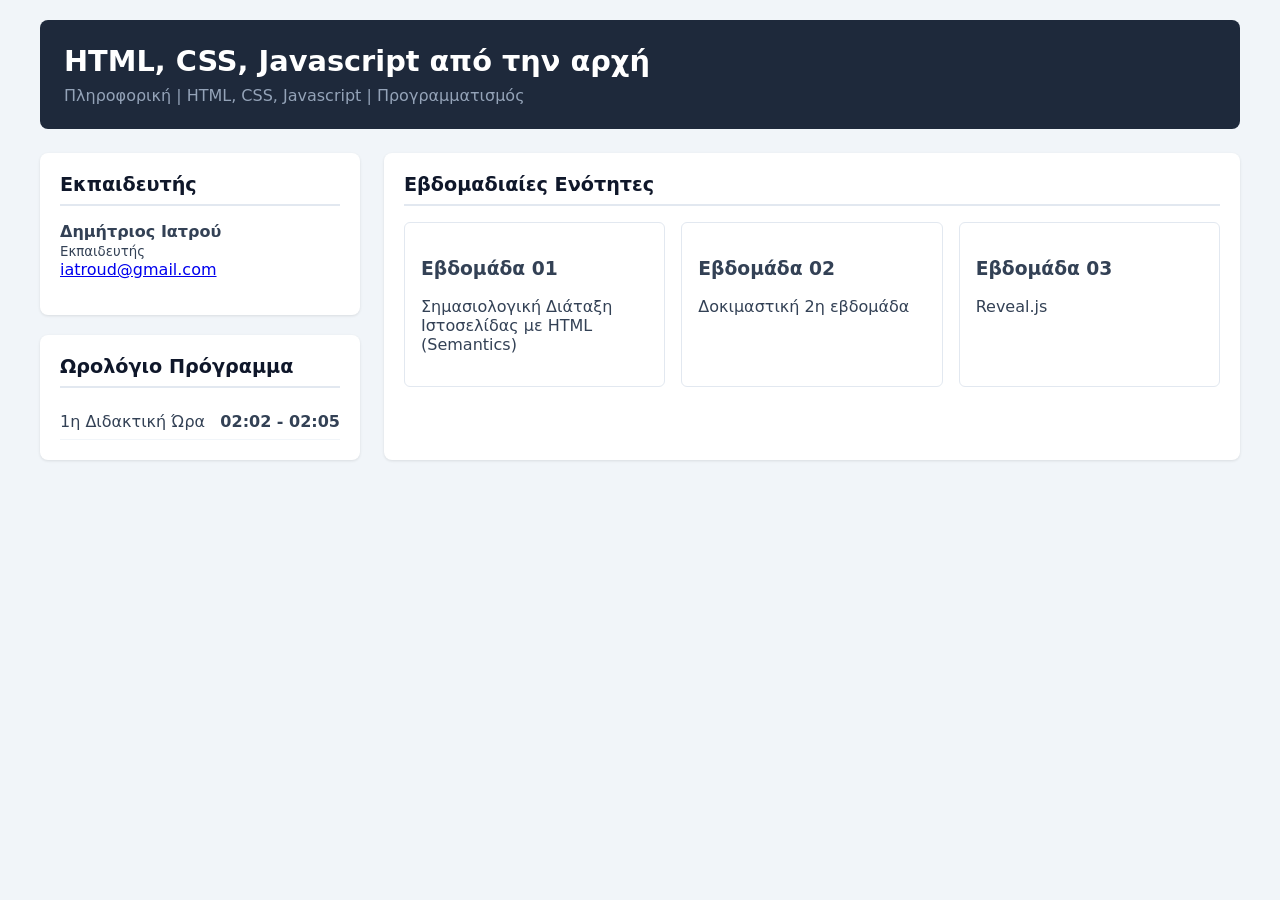
<file: index.html>
<!DOCTYPE html>
<html lang="el">
<head>
  <meta charset="UTF-8">
  <meta name="viewport" content="width=device-width, initial-scale=1.0">
  <meta name="description" content="Πίνακας Ελέγχου και Εβδομαδιαίο Υλικό Μαθήματος">
  <title>Πίνακας Ελέγχου Μαθήματος</title>
  
  <link rel="stylesheet" href="assets/css/style.css">
  <link rel="icon" type="image/png" href="assets/images/favicon.png">
  <link rel="shortcut icon" href="assets/images/favicon.ico">
</head>
<body>

  <!-- Main Container / Κεντρικό Πλαίσιο -->
  <div class="dashboard-container">
    
    <!-- Header Section / Ενότητα Κεφαλίδας -->
    <header class="dashboard-header">
      <h1 id="courseTitle">Προετοιμασία Μαθήματος...</h1>
      <p id="courseMeta"></p>
    </header>

    <!-- Main Content Layout / Διάταξη Κύριου Περιεχομένου -->
    <main class="dashboard-grid">
      
      <!-- Sidebar / Course Info & Schedule -->
      <!-- Πλευρική Στήλη / Πληροφορίες & Πρόγραμμα -->
      <aside class="sidebar" aria-label="Πληροφορίες Μαθήματος και Πρόγραμμα">
        
        <!-- Instructors Card / Κάρτα Εκπαιδευτών -->
        <section class="card">
          <h2>Εκπαιδευτής</h2>
          <div id="instructorInfo"></div>
        </section>

        <!-- Schedule Card / Κάρτα Ωρολογίου Προγράμματος -->
        <section class="card">
          <h2>Ωρολόγιο Πρόγραμμα</h2>
          <ul id="scheduleList" class="schedule-list"></ul>
        </section>

      </aside>

      <!-- Weekly Modules Section / Ενότητα Εβδομαδιαίων Υποενοτήτων -->
      <section class="modules-section card" aria-label="Εβδομαδιαίες Ενότητες">
        <h2>Εβδομαδιαίες Ενότητες</h2>
        <div id="weeksGrid" class="weeks-grid"><!-- Θα παραχθούν δυναμικά μέσω JavaScript --></div>
      </section>

    </main>
  </div>

  <!-- Load Config & Main Script / Φόρτωση Ρυθμίσεων & Κύριου Σεναρίου -->
  <script src="config.js" defer></script>
  <script src="assets/js/app.js" defer></script>
  
</body>
</html>
</file>
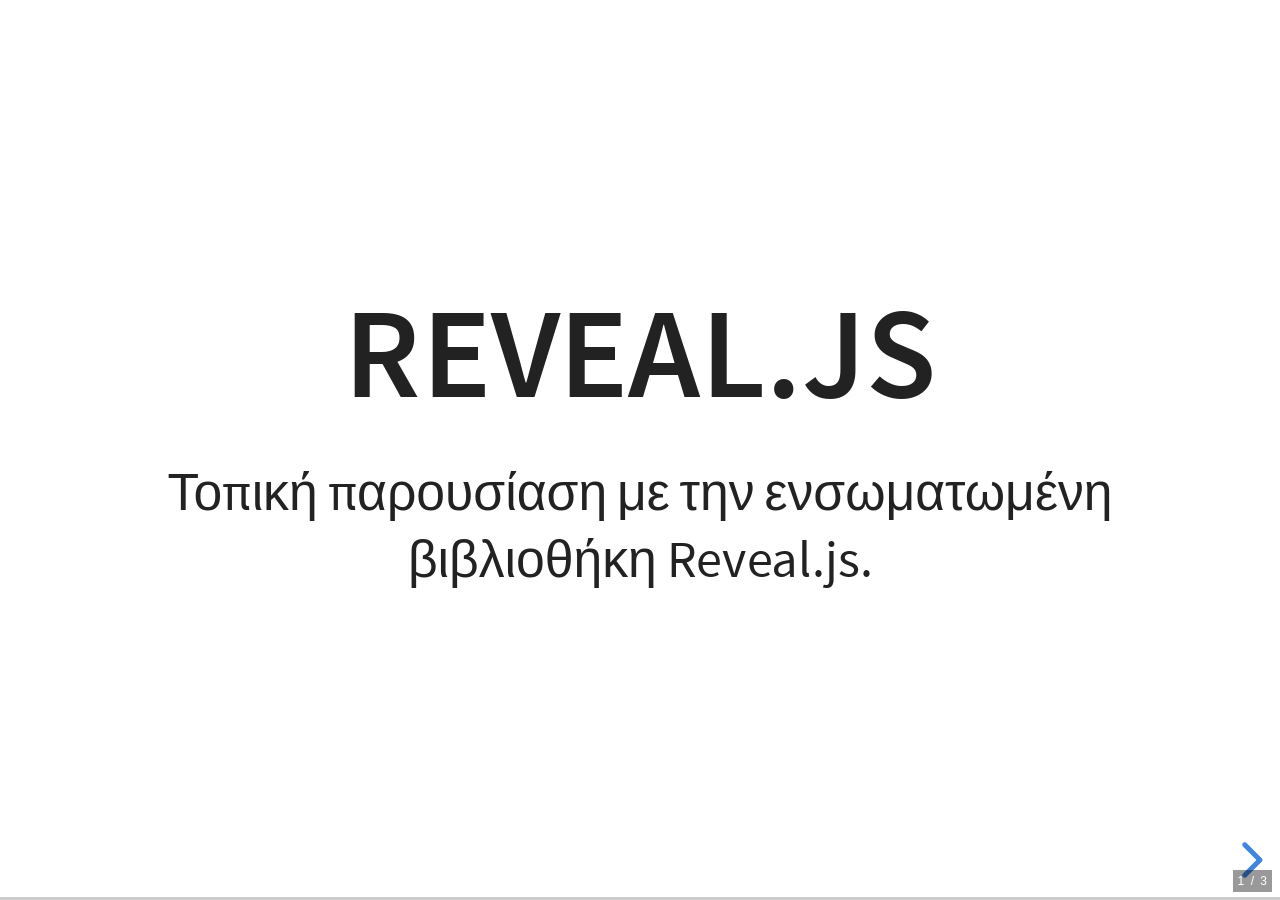
<file: assets/content/week03/index.html>
<!doctype html>
<html lang="el">
<head>
  <meta charset="UTF-8">
  <meta name="viewport" content="width=device-width, initial-scale=1.0">
  <title>Reveal.js</title>
  <link rel="stylesheet" href="../../libs/reveal/reveal.css">
  <link rel="stylesheet" href="../../libs/reveal/theme/white.css">
</head>
<body>
  <div class="reveal">
    <div class="slides">
      <section>
        <h1>Reveal.js</h1>
        <p>Τοπική παρουσίαση με την ενσωματωμένη βιβλιοθήκη Reveal.js.</p>
      </section>
      <section>
        <h2>Πλοήγηση</h2>
        <p>Χρησιμοποιήστε τα βέλη του πληκτρολογίου ή τα χειριστήρια για να αλλάξετε διαφάνεια.</p>
      </section>
      <section>
        <h2>Συγγραφή</h2>
        <p>Προσθέστε κάθε διαφάνεια ως στοιχείο <code>&lt;section&gt;</code> μέσα στο <code>.slides</code>.</p>
      </section>
    </div>
  </div>
  <script src="../../libs/reveal/reveal.js"></script>
  <script src="../../libs/reveal/plugin/markdown.js"></script>
  <script src="../../libs/reveal/plugin/notes.js"></script>
  <script src="../../libs/reveal/plugin/search.js"></script>
  <script src="../../libs/reveal/plugin/zoom.js"></script>
  <script src="../../libs/reveal/plugin/math.js"></script>
  <script>
    Reveal.initialize({
      controls: true,
      progress: true,
      hash: true,
      slideNumber: 'c/t',
      katex: {
        local: '../../libs/katex'
      },
      plugins: [RevealMarkdown, RevealNotes, RevealSearch, RevealZoom, RevealMath.KaTeX]
    });
  </script>
</body>
</html>
</file>
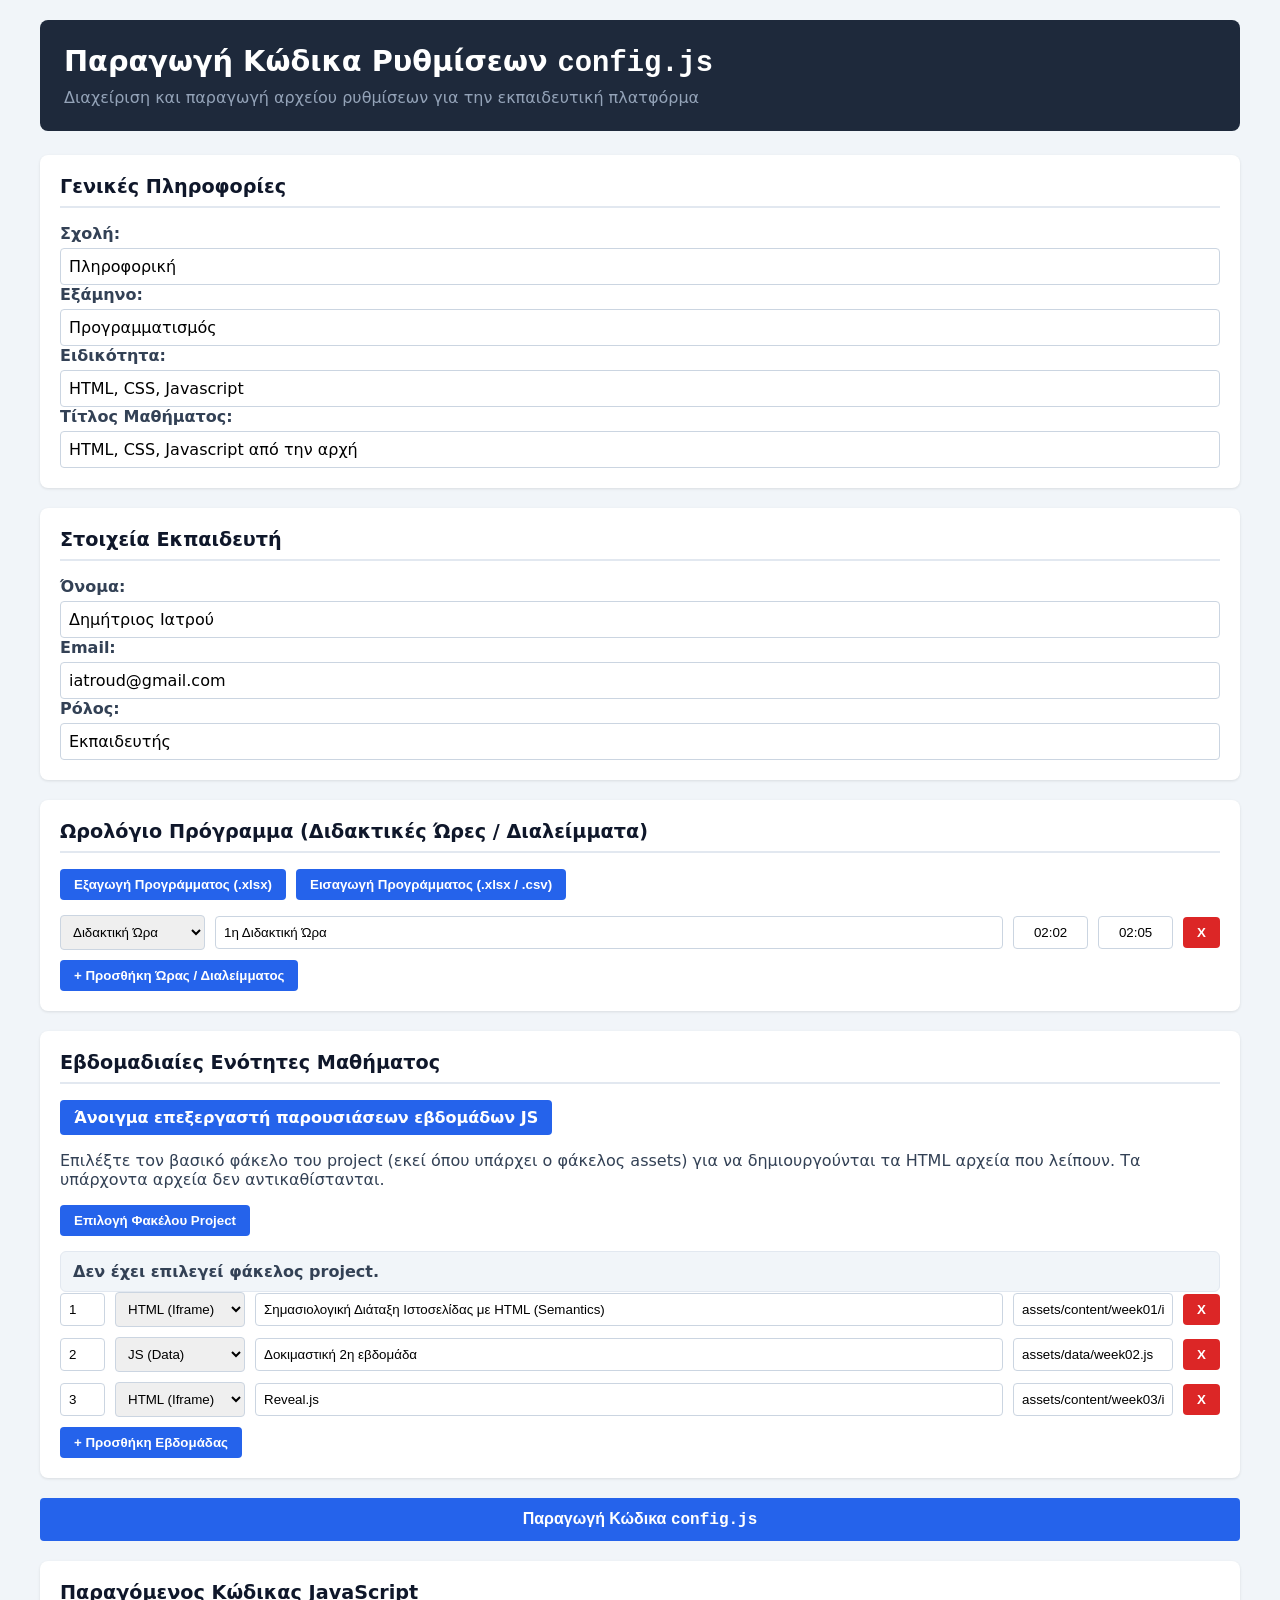
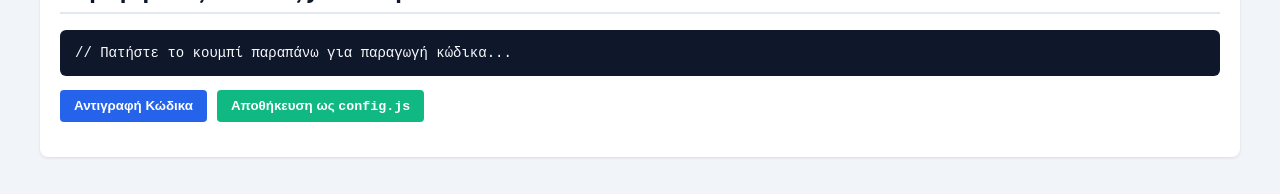
<file: admin.html>
<!DOCTYPE html>
<html lang="el">
<head>
  <meta charset="UTF-8">
  <meta name="viewport" content="width=device-width, initial-scale=1.0">
  
  <!-- Favicon -->
  <link rel="icon" type="image/png" href="assets/images/favicon.png">
  <link rel="shortcut icon" href="assets/images/favicon.ico">

  <title>Διαχείριση Ρυθμίσεων</title>
  
  <!-- External Stylesheet -->
  <link rel="stylesheet" href="assets/css/style.css">

  <!-- Local SheetJS Library for offline .xlsx file parsing -->
  <script src="assets/libs/xlsx.full.min.js"></script>
</head>
<body>

  <!-- Load Configuration File / Φόρτωση Αρχείου Ρυθμίσεων -->
  <script src="config.js"></script>

  <div class="dashboard-container">
    <header class="dashboard-header">
      <h1>Παραγωγή Κώδικα Ρυθμίσεων <code>config.js</code></h1>
      <p>Διαχείριση και παραγωγή αρχείου ρυθμίσεων για την εκπαιδευτική πλατφόρμα</p>
    </header>

    <div class="card">
      <h2>Γενικές Πληροφορίες</h2>
      <div class="form-group">
        <label>Σχολή:</label>
        <input type="text" id="institution" value="Σ.Α.Ε.Κ.">
      </div>
      <div class="form-group">
        <label>Εξάμηνο:</label>
        <input type="text" id="semester" value="Χειμερινό 2026Β">
      </div>
      <div class="form-group">
        <label>Ειδικότητα:</label>
        <input type="text" id="department" value="Τεχνικός Εφαρμογών Πληροφορικής (Πολυμέσα / Web Designer-Developer / Video Games)">
      </div>
      <div class="form-group">
        <label>Τίτλος Μαθήματος:</label>
        <input type="text" id="courseTitle" value="Εργαλεία Ανάπτυξης Εφαρμογών Διαδικτύου">
      </div>
    </div>

    <div class="card">
      <h2>Στοιχεία Εκπαιδευτή</h2>
      <div class="form-group">
        <label>Όνομα:</label>
        <input type="text" id="instructorName" value="Δημήτριος Ιατρού">
      </div>
      <div class="form-group">
        <label>Email:</label>
        <input type="email" id="instructorEmail" value="iatroud@gmail.com">
      </div>
      <div class="form-group">
        <label>Ρόλος:</label>
        <input type="text" id="instructorRole" value="Εκπαιδευτής">
      </div>
    </div>

    <div class="card">
      <h2>Ωρολόγιο Πρόγραμμα (Διδακτικές Ώρες / Διαλείμματα)</h2>
      <div class="actions">
        <button type="button" onclick="exportScheduleXLSX()">Εξαγωγή Προγράμματος (.xlsx)</button>
        <button type="button" onclick="document.getElementById('scheduleFileInput').click()">Εισαγωγή Προγράμματος (.xlsx / .csv)</button>
        <input type="file" id="scheduleFileInput" accept=".xlsx, .xls, .csv, .txt" class="is-hidden" onchange="importScheduleFile(event)">
      </div>
      <div id="scheduleContainer"></div>
      <button type="button" onclick="addScheduleRow()">+ Προσθήκη Ώρας / Διαλείμματος</button>
    </div>

    <div class="card">
      <h2>Εβδομαδιαίες Ενότητες Μαθήματος</h2>
      <p><a class="btn" href="week-editor.html">Άνοιγμα επεξεργαστή παρουσιάσεων εβδομάδων JS</a></p>
      <p>Επιλέξτε τον βασικό φάκελο του project (εκεί όπου υπάρχει ο φάκελος assets) για να δημιουργούνται τα HTML αρχεία που λείπουν. Τα υπάρχοντα αρχεία δεν αντικαθίστανται.</p>
      <div class="actions">
        <button type="button" onclick="selectProjectDirectory()">Επιλογή Φακέλου Project</button>
      </div>
      <p id="projectDirectoryStatus" class="directory-status" aria-live="polite">Δεν έχει επιλεγεί φάκελος project.</p>
      <div id="weeksContainer">
        <!-- Δυναμικές γραμμές εβδομάδων -->
      </div>
      <button type="button" onclick="addWeekRow()">+ Προσθήκη Εβδομάδας</button>
    </div>

    <button type="button" class="btn-primary-full" onclick="generateConfig()">Παραγωγή Κώδικα <code>config.js</code></button>

    <div class="card card-stacked">
      <h2>Παραγόμενος Κώδικας JavaScript</h2>
      <pre id="outputCode" data-generated="false">// Πατήστε το κουμπί παραπάνω για παραγωγή κώδικα...</pre>
      <div class="actions">
        <button type="button" onclick="copyCode()">Αντιγραφή Κώδικα</button>
        <button type="button" class="btn-success" onclick="saveConfigFile()">Αποθήκευση ως <code>config.js</code></button>
      </div>
    </div>
  </div>

  <!-- Admin Dashboard External Logic -->
  <script src="assets/js/admin.js"></script>
</body>
</html>
</file>
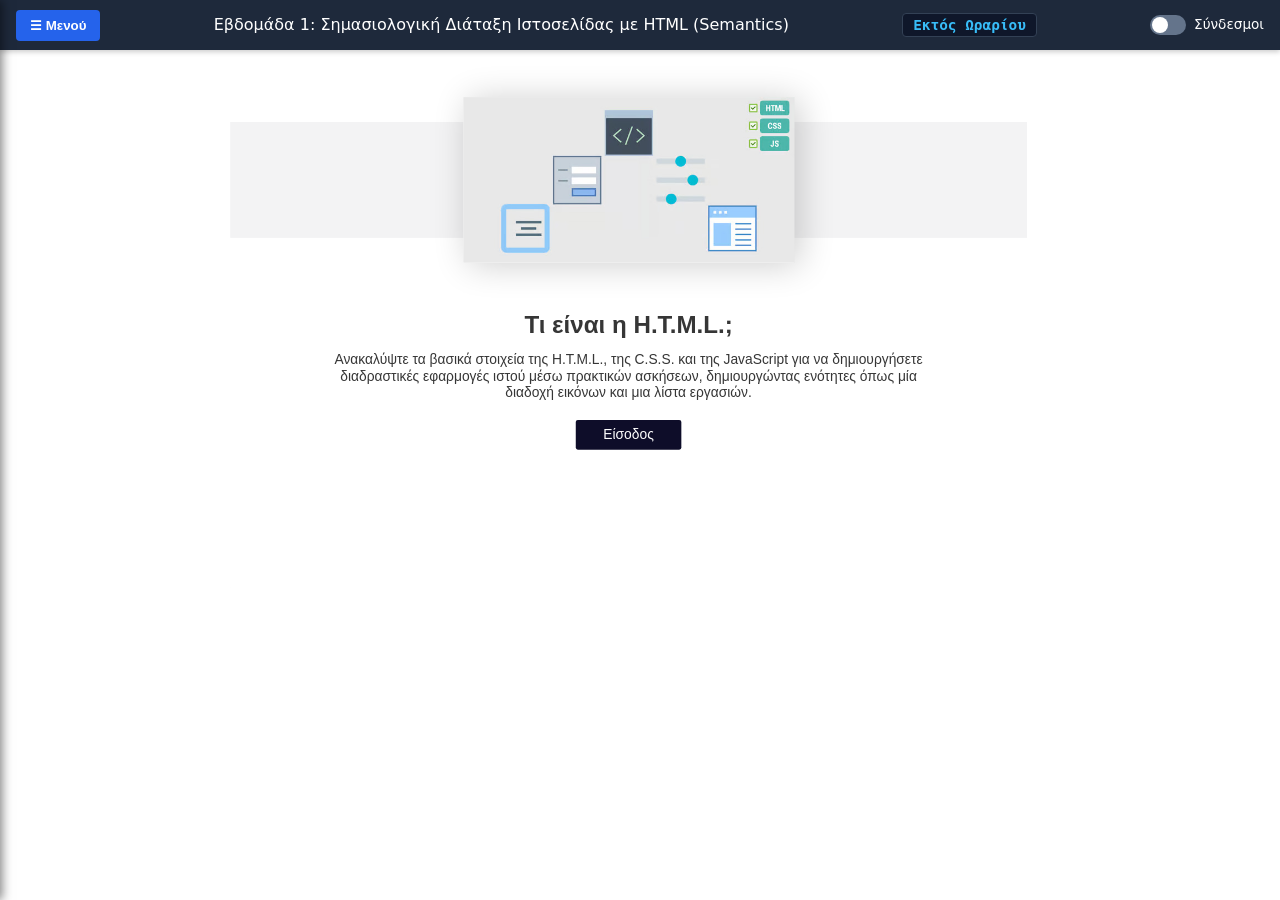
<file: presentation.html>
<!DOCTYPE html>
<!-- HTML5 doctype declaration for presentation viewer -->
<!-- Δηλώση HTML5 για την προβολή παρουσιάσεων -->
<html lang="el">
<head>
    <!-- Character encoding and viewport configuration -->
    <!-- Κωδικοποίηση χαρακτήρων και ρυθμίσεις προσαρμοστικότητας -->
    <meta charset="UTF-8">
    <meta name="viewport" content="width=device-width, initial-scale=1.0">
    <title>Παρουσίαση Μαθήματος - Presentation Viewer</title>

    <!-- Application Favicon assets -->
    <!-- Εικονίδια εφαρμογής Favicon -->
    <link rel="icon" type="image/png" href="assets/images/favicon.png">
    <link rel="shortcut icon" href="assets/images/favicon.ico">

    <!-- 1. External Third-Party Library Stylesheets -->
    <!-- 1. Τοπικά CSS Βιβλιοθηκών -->
    <link rel="stylesheet" href="assets/libs/reveal/reveal.css">
    <link rel="stylesheet" href="assets/libs/reveal/theme/white.css" id="theme">
    <link rel="stylesheet" href="assets/libs/highlight/monokai.css">

    <!-- 2. Application Custom Stylesheets -->
    <!-- 2. Προσαρμοσμένο CSS Εφαρμογής -->
    <link rel="stylesheet" href="assets/css/style.css">
</head>


<!-- Αλλαγή του body σε presentation-mode -->
<body class="presentation-mode">

    <!-- Top Navigation and Control Bar Header -->
    <!-- Μπάρα Ελέγχου (Control Bar) -->
    <header id="control-bar" class="control-bar">
        <!-- Drawer Menu Navigation Toggle Button -->
        <!-- Κουμπί ανοίγματος πλευρικού μενού -->
        <button id="drawer-toggle-btn" class="btn" aria-label="Άνοιγμα Μενού">☰ Μενού</button>
        
        <!-- Current Week Title Indicator -->
        <!-- Τίτλος τρέχουσας εβδομάδας -->
        <span id="week-title" class="week-title">Φόρτωση...</span>
        
        <!-- Smart Class Schedule & Countdown Timer Container -->
        <!-- Πλαίσιο ωρολογίου προγράμματος & χρονομέτρου -->
        <div id="schedule-timer" class="schedule-timer">--:--</div>
        
        <!-- Hyperlink Visibility Switch Toggle -->
        <!-- Διακόπτης Εμφάνισης / Απόκρυψης Υπερσυνδέσμων -->
        <label class="toggle-switch">
            <input type="checkbox" id="link-toggle-checkbox">
            <span class="slider"></span>
            <span class="label-text">Σύνδεσμοι</span>
        </label>
    </header>

    <!-- Side Slide Navigation Drawer Panel -->
    <!-- Πλευρικό Μενού Πλοήγησης (Side Drawer) -->
    <aside id="side-drawer" class="side-drawer" aria-hidden="true">
        <!-- Close Drawer Action Button -->
        <!-- Κουμπί κλεισίματος πλευρικού μενού -->
        <button id="drawer-close-btn" class="close-btn" aria-label="Κλείσιμο Μενού">&times;</button>
        
        <!-- Drawer Header Title -->
        <!-- Επικεφαλίδα πλευρικού μενού -->
        <h3>Εβδομάδες Μαθήματος</h3>
        
        <!-- Dynamic Slide Navigation Links Container -->
        <!-- Λίστα συνδέσμων πλοήγησης διαφανειών -->
        <ul id="weeks-list" class="weeks-list">
            <!-- Dynamic content injected via presentation.js -->
            <!-- Δυναμικό περιεχόμενο από το presentation.js -->
        </ul>
    </aside>

    <!-- Main Reveal.js Presentation Slides Wrapper Container -->
    <!-- Κύριο Container Παρουσίασης Reveal.js -->
    <main class="reveal">
        <!-- Slide Sections Parent Wrapper -->
        <!-- Περιοχή τοποθέτησης διαφανειών -->
        <div class="slides" id="slidesContainer">
            <!-- Dynamic slide elements (<section>) generated from JS -->
            <!-- Οι διαφάνειες (<section>) δημιουργούνται δυναμικά -->
        </div>
    </main>

    <!-- JavaScript Dependencies Loading Sequence -->
    <!-- Σειρά Φόρτωσης Αρχείων JavaScript -->
    
    <!-- 1. Local Vendor Libraries (Reveal.js & Highlight.js) -->
    <!-- 1. Τοπικές Βιβλιοθήκες -->
    <script src="assets/libs/reveal/reveal.js"></script>
    <script src="assets/libs/reveal/plugin/markdown.js"></script>
    <script src="assets/libs/reveal/plugin/notes.js"></script>
    <script src="assets/libs/reveal/plugin/search.js"></script>
    <script src="assets/libs/reveal/plugin/zoom.js"></script>
    <script src="assets/libs/reveal/plugin/math.js"></script>
    <script src="assets/libs/highlight/highlight.js"></script>

	<!-- 2. Application Configuration, Utilities and Logic -->
    <!-- 2. Ρυθμίσεις & Λογική Εφαρμογής -->
    <script src="config.js"></script>
    <script src="assets/js/schedule.js"></script>
    <script src="assets/js/presentation.js"></script>
</body>
</html>
</file>
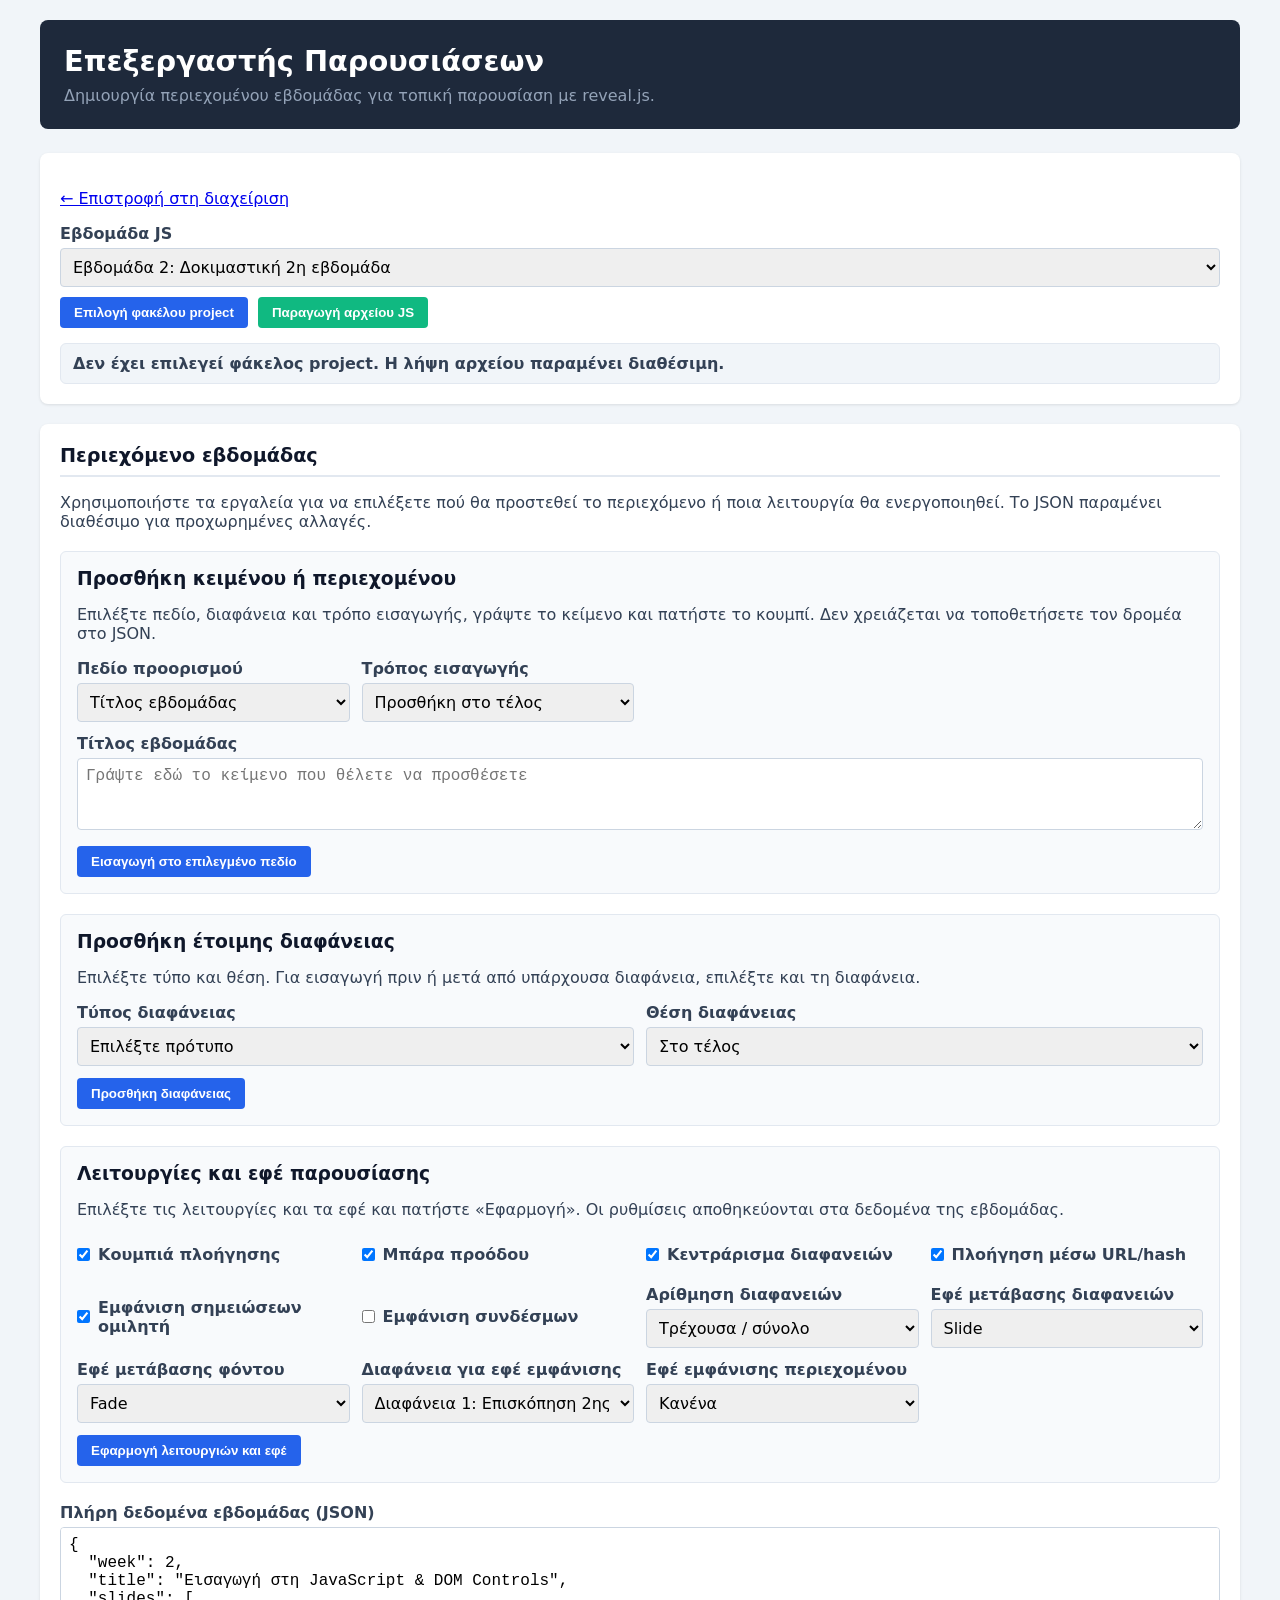
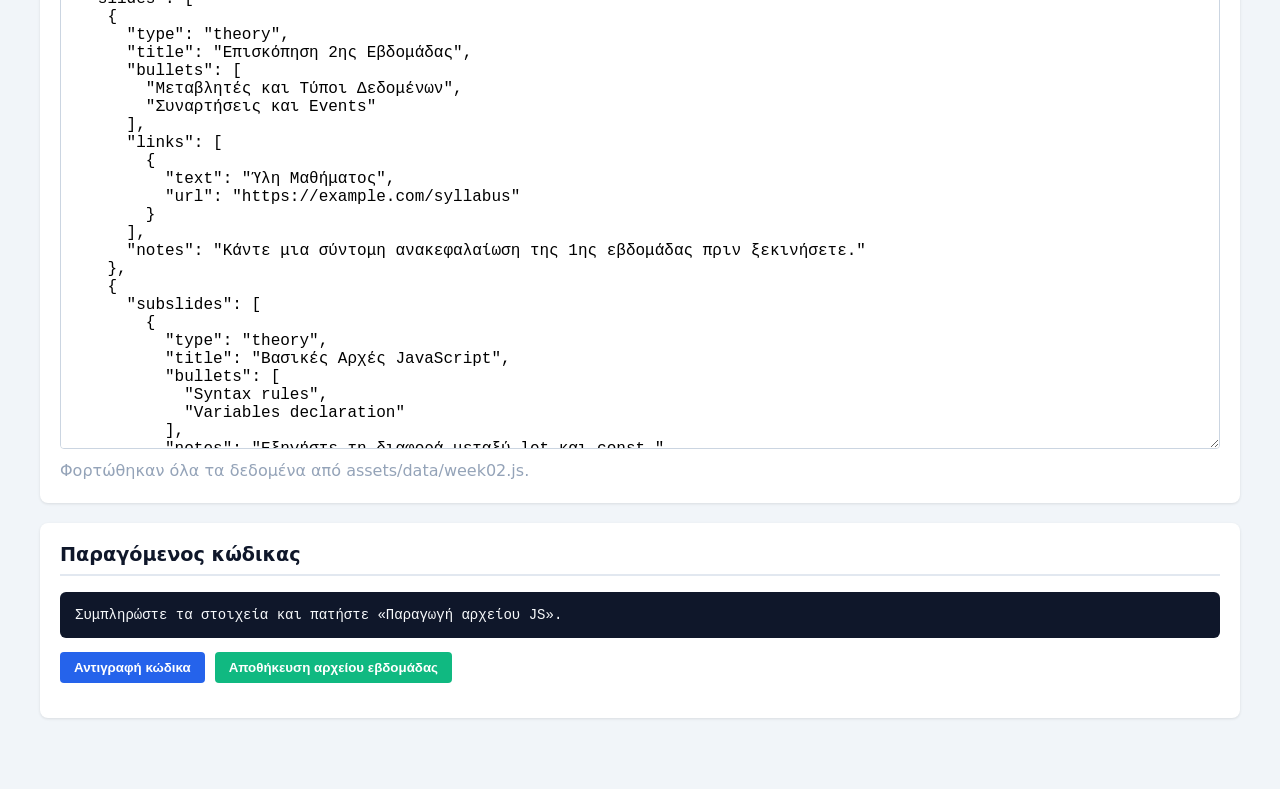
<file: week-editor.html>
<!DOCTYPE html>
<html lang="el">
<head>
  <meta charset="UTF-8">
  <meta name="viewport" content="width=device-width, initial-scale=1.0">
  <title>Επεξεργαστής Παρουσιάσεων Εβδομάδων</title>
  <link rel="stylesheet" href="assets/css/style.css">
</head>
<body>
  <main class="dashboard-container">
    <header class="dashboard-header">
      <h1>Επεξεργαστής Παρουσιάσεων</h1>
      <p>Δημιουργία περιεχομένου εβδομάδας για τοπική παρουσίαση με reveal.js.</p>
    </header>

    <section class="card">
      <p><a href="admin.html">← Επιστροφή στη διαχείριση</a></p>
      <div class="form-group">
        <label for="weekSelect">Εβδομάδα JS</label>
        <select id="weekSelect"></select>
      </div>
      <div class="actions">
        <button type="button" id="selectDirectoryButton">Επιλογή φακέλου project</button>
        <button type="button" id="generateButton" class="btn-success">Παραγωγή αρχείου JS</button>
      </div>
      <p id="directoryStatus" class="directory-status" aria-live="polite">Δεν έχει επιλεγεί φάκελος project. Η λήψη αρχείου παραμένει διαθέσιμη.</p>
    </section>

    <section class="card">
      <h2>Περιεχόμενο εβδομάδας</h2>
      <p>Χρησιμοποιήστε τα εργαλεία για να επιλέξετε πού θα προστεθεί το περιεχόμενο ή ποια λειτουργία θα ενεργοποιηθεί. Το JSON παραμένει διαθέσιμο για προχωρημένες αλλαγές.</p>

      <div class="editor-tool">
        <h3>Προσθήκη κειμένου ή περιεχομένου</h3>
        <p>Επιλέξτε πεδίο, διαφάνεια και τρόπο εισαγωγής, γράψτε το κείμενο και πατήστε το κουμπί. Δεν χρειάζεται να τοποθετήσετε τον δρομέα στο JSON.</p>
        <div class="editor-tool-grid">
          <div class="form-group">
            <label for="textTarget">Πεδίο προορισμού</label>
            <select id="textTarget">
              <option value="week_title">Τίτλος εβδομάδας</option>
              <option value="slide_title">Τίτλος διαφάνειας</option>
              <option value="slide_content">Κείμενο/περιεχόμενο διαφάνειας</option>
              <option value="code">Κώδικας παραδείγματος</option>
              <option value="explanation">Επεξήγηση κώδικα</option>
              <option value="notes">Σημειώσεις ομιλητή</option>
              <option value="html">Περιεχόμενο HTML</option>
              <option value="links">Σύνδεσμος</option>
              <option value="image">Εικόνα με λεζάντα</option>
              <option value="two_column">Κείμενο αριστερά και εικόνα δεξιά</option>
            </select>
          </div>
          <div class="form-group" id="textSlideGroup">
            <label for="textSlide">Διαφάνεια</label>
            <select id="textSlide"></select>
          </div>
          <div class="form-group" id="insertModeGroup">
            <label for="insertMode">Τρόπος εισαγωγής</label>
            <select id="insertMode">
              <option value="append">Προσθήκη στο τέλος</option>
              <option value="replace">Αντικατάσταση υπάρχοντος κειμένου</option>
            </select>
          </div>
          <div class="form-group editor-tool-wide" id="toolTextGroup">
            <label for="toolText" id="toolTextLabel">Κείμενο</label>
            <textarea id="toolText" rows="3" placeholder="Γράψτε εδώ το κείμενο που θέλετε να προσθέσετε"></textarea>
          </div>
          <div class="form-group is-hidden" id="toolLanguageGroup">
            <label for="toolLanguage">Γλώσσα κώδικα</label>
            <select id="toolLanguage">
              <option value="javascript">JavaScript</option>
              <option value="html">HTML</option>
              <option value="css">CSS</option>
              <option value="json">JSON</option>
              <option value="python">Python</option>
              <option value="bash">Bash</option>
            </select>
          </div>
          <div class="form-group is-hidden" id="toolUrlGroup">
            <label for="toolUrl">URL συνδέσμου</label>
            <input id="toolUrl" type="url" placeholder="https://example.com">
          </div>
          <div class="form-group is-hidden" id="toolImageGroup">
            <label for="toolImage">Διαδρομή ή URL εικόνας</label>
            <input id="toolImage" type="text" placeholder="assets/images/example.jpg">
          </div>
          <div class="form-group is-hidden" id="toolCaptionGroup">
            <label for="toolCaption">Λεζάντα εικόνας</label>
            <input id="toolCaption" type="text" placeholder="Περιγραφή εικόνας">
          </div>
        </div>
        <button type="button" id="insertContentButton">Εισαγωγή στο επιλεγμένο πεδίο</button>
      </div>

      <div class="editor-tool">
        <h3>Προσθήκη έτοιμης διαφάνειας</h3>
        <p>Επιλέξτε τύπο και θέση. Για εισαγωγή πριν ή μετά από υπάρχουσα διαφάνεια, επιλέξτε και τη διαφάνεια.</p>
        <div class="editor-tool-grid">
          <div class="form-group">
            <label for="slideTemplate">Τύπος διαφάνειας</label>
            <select id="slideTemplate">
              <option value="">Επιλέξτε πρότυπο</option>
              <option value="intro">Εισαγωγή</option>
              <option value="theory">Θεωρία</option>
              <option value="code">Παράδειγμα κώδικα</option>
              <option value="lab">Άσκηση εργαστηρίου</option>
              <option value="summary">Ανακεφαλαίωση</option>
              <option value="subslides">Κατακόρυφες υποδιαφάνειες</option>
              <option value="html">Διαφάνεια HTML (Reveal.js)</option>
            </select>
          </div>
          <div class="form-group">
            <label for="slidePlacement">Θέση διαφάνειας</label>
            <select id="slidePlacement">
              <option value="end">Στο τέλος</option>
              <option value="before">Πριν από επιλεγμένη διαφάνεια</option>
              <option value="after">Μετά από επιλεγμένη διαφάνεια</option>
            </select>
          </div>
          <div class="form-group is-hidden" id="templateSlideGroup">
            <label for="templateSlide">Επιλεγμένη διαφάνεια</label>
            <select id="templateSlide"></select>
          </div>
        </div>
        <button type="button" id="insertTemplateButton">Προσθήκη διαφάνειας</button>
      </div>

      <div class="editor-tool">
        <h3>Λειτουργίες και εφέ παρουσίασης</h3>
        <p>Επιλέξτε τις λειτουργίες και τα εφέ και πατήστε «Εφαρμογή». Οι ρυθμίσεις αποθηκεύονται στα δεδομένα της εβδομάδας.</p>
        <div class="editor-tool-grid">
          <label class="editor-checkbox"><input id="revealControls" type="checkbox"> Κουμπιά πλοήγησης</label>
          <label class="editor-checkbox"><input id="revealProgress" type="checkbox"> Μπάρα προόδου</label>
          <label class="editor-checkbox"><input id="revealCenter" type="checkbox"> Κεντράρισμα διαφανειών</label>
          <label class="editor-checkbox"><input id="revealHash" type="checkbox"> Πλοήγηση μέσω URL/hash</label>
          <label class="editor-checkbox"><input id="showNotes" type="checkbox"> Εμφάνιση σημειώσεων ομιλητή</label>
          <label class="editor-checkbox"><input id="showLinks" type="checkbox"> Εμφάνιση συνδέσμων</label>
          <div class="form-group">
            <label for="slideNumberMode">Αρίθμηση διαφανειών</label>
            <select id="slideNumberMode">
              <option value="off">Ανενεργή</option>
              <option value="number">Αριθμός διαφάνειας</option>
              <option value="current-total">Τρέχουσα / σύνολο</option>
            </select>
          </div>
          <div class="form-group">
            <label for="transitionEffect">Εφέ μετάβασης διαφανειών</label>
            <select id="transitionEffect">
              <option value="none">Κανένα</option>
              <option value="fade">Fade</option>
              <option value="slide">Slide</option>
              <option value="convex">Convex</option>
              <option value="concave">Concave</option>
              <option value="zoom">Zoom</option>
            </select>
          </div>
          <div class="form-group">
            <label for="backgroundEffect">Εφέ μετάβασης φόντου</label>
            <select id="backgroundEffect">
              <option value="none">Κανένα</option>
              <option value="fade">Fade</option>
              <option value="slide">Slide</option>
              <option value="convex">Convex</option>
              <option value="concave">Concave</option>
              <option value="zoom">Zoom</option>
            </select>
          </div>
          <div class="form-group">
            <label for="effectSlide">Διαφάνεια για εφέ εμφάνισης</label>
            <select id="effectSlide"></select>
          </div>
          <div class="form-group">
            <label for="contentEffect">Εφέ εμφάνισης περιεχομένου</label>
            <select id="contentEffect">
              <option value="none">Κανένα</option>
              <option value="fade-in">Fade in</option>
              <option value="fade-up">Fade up</option>
              <option value="fade-down">Fade down</option>
              <option value="fade-left">Fade left</option>
              <option value="fade-right">Fade right</option>
              <option value="grow">Grow</option>
              <option value="shrink">Shrink</option>
              <option value="highlight-red">Highlight red</option>
              <option value="highlight-green">Highlight green</option>
              <option value="highlight-blue">Highlight blue</option>
            </select>
          </div>
        </div>
        <button type="button" id="applySettingsButton">Εφαρμογή λειτουργιών και εφέ</button>
      </div>

      <div class="form-group">
        <label for="weekData">Πλήρη δεδομένα εβδομάδας (JSON)</label>
        <textarea id="weekData" rows="28" spellcheck="false" aria-describedby="weekDataStatus"></textarea>
        <p id="weekDataStatus" class="editor-status" aria-live="polite"></p>
      </div>
    </section>

    <section class="card">
      <h2>Παραγόμενος κώδικας</h2>
      <pre id="outputCode" data-generated="false">Συμπληρώστε τα στοιχεία και πατήστε «Παραγωγή αρχείου JS».</pre>
      <div class="actions">
        <button type="button" id="copyButton">Αντιγραφή κώδικα</button>
        <button type="button" id="saveButton" class="btn-success">Αποθήκευση αρχείου εβδομάδας</button>
      </div>
    </section>
  </main>

  <script src="config.js"></script>
  <script src="assets/js/week-editor.js"></script>
</body>
</html>
</file>
<file: assets/css/style.css>
/* ==========================================================================
   CSS Variables & Base Layout Settings /
   Μεταβλητές CSS & Βασικές Ρυθμίσεις Διάταξης
   ========================================================================== */
:root {
  --bg-main: #f1f5f9;
  --bg-card: #ffffff;
  --bg-dark: #1e293b;
  --bg-darker: #0f172a;
  --text-main: #334155;
  --text-muted: #94a3b8;
  --primary: #2563eb;
  --primary-hover: #1d4ed8;
  --accent: #38bdf8;
  --success: #10b981;
  --border-color: #e2e8f0;
}

body {
  font-family: system-ui, -apple-system, BlinkMacSystemFont, 'Segoe UI', Roboto, sans-serif;
  background-color: var(--bg-main);
  color: var(--text-main);
  margin: 0;
  padding: 0;
  /*overflow: hidden;  Αποτροπή γενικής κύλισης σελίδας */
}

/* Accessibility Focus Outline / Στυλ Εστίασης Προσβασιμότητας */
a:focus-visible,
button:focus-visible,
input:focus-visible,
select:focus-visible,
textarea:focus-visible {
  outline: 2px solid var(--primary);
  outline-offset: 2px;
}

/* Dashboard Container Layout / Διάταξη Κεντρικού Πλαισίου Πίνακα Ελέγχου */
.dashboard-container {
  max-width: 1200px;
  margin: 0 auto;
  padding: 20px;
}

/* Header Styles / Στυλ Κεφαλίδας */
.dashboard-header {
  background: var(--bg-dark);
  color: #ffffff;
  padding: 24px;
  border-radius: 8px;
  margin-bottom: 24px;
}

.dashboard-header h1 {
  margin: 0 0 8px 0;
  font-size: 1.8rem;
}

.dashboard-header p {
  margin: 0;
  color: var(--text-muted);
}

/* Grid Layout / Διάταξη Πλέγματος Dashboard */
.dashboard-grid {
  display: grid;
  grid-template-columns: 320px 1fr;
  gap: 24px;
}

@media (max-width: 768px) {
  .dashboard-grid {
    grid-template-columns: 1fr;
  }
}

/* Cards & Sections / Κάρτες & Ενότητες */
.card {
  background: var(--bg-card);
  padding: 20px;
  border-radius: 8px;
  box-shadow: 0 1px 3px rgba(0, 0, 0, 0.1);
  margin-bottom: 20px;
}

.card h2 {
  margin-top: 0;
  font-size: 1.2rem;
  color: #0f172a;
  border-bottom: 2px solid var(--border-color);
  padding-bottom: 8px;
}

.card-stacked {
  margin-top: 20px;
}

/* Schedule List / Λίστα Ωρολογίου Προγράμματος */
.schedule-list {
  list-style: none;
  padding: 0;
  margin: 0;
}

.schedule-list li {
  display: flex;
  justify-content: space-between;
  padding: 8px 0;
  border-bottom: 1px solid var(--bg-main);
}

.schedule-list li.break {
  color: #64748b;
  font-style: italic;
}

/* Modules Grid / Πλέγμα Εβδομαδιαίων Ενοτήτων */
.weeks-grid {
  display: grid;
  grid-template-columns: repeat(auto-fill, minmax(220px, 1fr));
  gap: 16px;
}

.week-card {
  border: 1px solid var(--border-color);
  border-radius: 6px;
  padding: 16px;
  text-decoration: none;
  color: inherit;
  transition: transform 0.2s, box-shadow 0.2s, border-color 0.2s;
  display: block;
}

.week-card:hover {
  transform: translateY(-2px);
  box-shadow: 0 4px 6px rgba(0, 0, 0, 0.05);
  border-color: var(--primary);
}

/* Forms & Admin Panel Styles / Στυλ Φορμών & Πίνακα Διαχείρισης */
.form-group {
  margin-bottom: 0;
}

.form-group label {
  display: block;
  font-weight: bold;
  margin-bottom: 5px;
}

.form-group input, 
.form-group select,
.form-group textarea {
  width: 100%;
  padding: 8px;
  border: 1px solid #cbd5e1;
  border-radius: 4px;
  box-sizing: border-box;
  font: inherit;
}

.form-group textarea {
  font-family: ui-monospace, SFMono-Regular, Menlo, Consolas, monospace;
  resize: vertical;
}

.row {
  display: flex;
  gap: 10px;
  margin-bottom: 10px;
  align-items: center;
  width: 100%;
  box-sizing: border-box;
}

.row .form-group {
  flex: 1;
}

.row input, 
.row select {
  padding: 8px;
  border: 1px solid #cbd5e1;
  border-radius: 4px;
  box-sizing: border-box;
}

/* Admin Specific Field Widths / Ειδικές Αναλογίες Πλάτους Πεδίων Διαχείρισης */
.row.week-item input.week-id {
  width: 45px !important;
  flex: 0 0 45px !important;
}

.row.week-item input.week-title {
  flex: 4 !important;
}

.row.week-item input.week-file {
  width: 160px !important;
  flex: 0 0 160px !important;
}

#scheduleContainer .row select.sched-type {
  width: 145px !important;
  flex: 0 0 145px !important;
}

#scheduleContainer .row input.sched-label {
  flex: 1 1 auto !important;
  width: auto !important;
}

#scheduleContainer .row input.sched-start {
  width: 75px !important;
  flex: 0 0 75px !important;
  text-align: center;
}

#scheduleContainer .row input.sched-end {
  width: 75px !important;
  flex: 0 0 75px !important;
  text-align: center;
}

.directory-status {
  margin: 0;
  padding: 10px 12px;
  border: 1px solid var(--border-color);
  border-radius: 6px;
  background: var(--bg-main);
  font-weight: 600;
}

.directory-status.is-selected {
  border-color: var(--success);
  background: #ecfdf5;
  color: #065f46;
}

.is-hidden {
  display: none;
}

/* Buttons / Κουμπιά */
button, .btn {
  background: var(--primary);
  color: white;
  border: none;
  padding: 8px 14px;
  border-radius: 4px;
  cursor: pointer;
  font-weight: bold;
  transition: background 0.2s;
}

button:hover, .btn:hover {
  background: var(--primary-hover);
}

.btn {
  display: inline-block;
  text-decoration: none;
}

.editor-tool {
  margin: 20px 0;
  padding: 16px;
  border: 1px solid var(--border-color);
  border-radius: 6px;
  background: #f8fafc;
}

.editor-tool h3 {
  margin: 0 0 12px;
  color: #0f172a;
}

.editor-tool-grid {
  display: grid;
  grid-template-columns: repeat(auto-fit, minmax(220px, 1fr));
  gap: 12px;
  margin-bottom: 12px;
}

.editor-tool-wide {
  grid-column: 1 / -1;
}

.editor-checkbox {
  display: flex;
  align-items: center;
  gap: 8px;
  min-height: 38px;
  font-weight: 600;
}

.editor-checkbox input {
  width: auto;
  margin: 0;
}

#weekData {
  min-height: 420px;
}

.editor-status {
  min-height: 1.4em;
  margin: 8px 0 0;
  color: var(--text-muted);
}

.btn-primary-full {
  width: 100%;
  padding: 12px;
  font-size: 1rem;
}

.btn-success {
  background: var(--success);
}

.btn-success:hover {
  background: #059669;
}

.btn-danger {
  background: #dc2626;
  flex: none;
}

.btn-danger:hover {
  background: #b91c1c;
}

/* Code Output Area / Περιοχή Εξόδου Κώδικα */
pre {
  background: var(--bg-darker);
  color: #f8fafc;
  padding: 15px;
  border-radius: 6px;
  overflow-x: auto;
  font-size: 14px;
}

.actions {
  display: flex;
  gap: 10px;
  margin-top: 10px;
  margin-bottom: 15px;
}

/* ==========================================================================
   Presentation Mode Styles (presentation.html) /
   Στυλ Περιβάλλοντος Παρουσίασης
   ========================================================================== */

/* Top Control Bar / Μπάρα Ελέγχου στο Πάνω Μέρος */
.control-bar {
  position: fixed;
  top: 0;
  left: 0;
  width: 100%;
  height: 50px;
  background-color: var(--bg-dark);
  color: #ffffff;
  display: flex;
  align-items: center;
  justify-content: space-between;
  padding: 0 16px;
  box-sizing: border-box;
  z-index: 1000;
  box-shadow: 0 2px 5px rgba(0,0,0,0.2);
}

.schedule-timer {
  font-family: monospace;
  background-color: var(--bg-darker);
  padding: 4px 10px;
  border-radius: 4px;
  border: 1px solid #334155;
  color: var(--accent);
  font-weight: bold;
  font-size: 0.9rem;
}

/* Link Toggle Switch / Διακόπτης Εμφάνισης/Απόκρυψης Συνδέσμων */
.toggle-switch {
  display: flex;
  align-items: center;
  gap: 8px;
  cursor: pointer;
  user-select: none;
}

.toggle-switch input {
  display: none;
}

.slider {
  width: 36px;
  height: 20px;
  background-color: #64748b;
  border-radius: 20px;
  position: relative;
  transition: background-color 0.3s;
}

.slider::before {
  content: "";
  position: absolute;
  width: 16px;
  height: 16px;
  border-radius: 50%;
  background-color: white;
  top: 2px;
  left: 2px;
  transition: transform 0.3s;
}

.toggle-switch input:checked + .slider {
  background-color: var(--success);
}

.toggle-switch input:checked + .slider::before {
  transform: translateX(16px);
}

.label-text {
  font-size: 0.85rem;
}

/* Side Drawer Navigation / Πλευρικό Συρόμενο Μενού */
.side-drawer {
  position: fixed;
  top: 0;
  left: 0;
  width: 300px;
  height: 100%;
  background-color: var(--bg-darker);
  color: #ffffff;
  z-index: 2000;
  transform: translateX(-100%);
  transition: transform 0.3s ease-in-out;
  padding: 20px;
  box-sizing: border-box;
  box-shadow: 2px 0 10px rgba(0,0,0,0.5);
  overflow-y: auto;
}

.side-drawer.open {
  transform: translateX(0);
}

.close-btn {
  background: none;
  border: none;
  color: #ffffff;
  font-size: 1.8rem;
  position: absolute;
  top: 10px;
  right: 15px;
  cursor: pointer;
}

.weeks-list {
  list-style: none;
  padding: 0;
  margin-top: 30px;
}

.weeks-list li {
  margin-bottom: 12px;
}

.weeks-list a {
  color: #cbd5e1;
  text-decoration: none;
  display: block;
  padding: 8px;
  border-radius: 4px;
  transition: background 0.2s, color 0.2s;
}

.weeks-list a:hover {
  background-color: var(--bg-dark);
  color: var(--accent);
}

/* Link Visibility & Custom Slide Styles / Ορατότητα Συνδέσμων & Ειδικά Στυλ Διαφανειών */
.hidden-links {
  display: none !important;
}

.slide-links-container {
  margin-top: 20px;
  padding: 10px;
  background: rgba(255, 255, 255, 0.1);
  border-radius: 6px;
}

.slide-link {
  display: inline-block;
  margin: 5px 10px;
  color: var(--primary);
  font-size: 0.9rem;
}

.slide-image {
  max-height: 400px;
  max-width: 100%;
  object-fit: contain;
  margin-top: 15px;
}

.slide-image-figure {
  margin: 0;
}

.slide-image-figure figcaption {
  margin-top: 8px;
  font-size: 0.85em;
  text-align: center;
}

.slide-two-column {
  display: grid;
  grid-template-columns: minmax(0, 1fr) minmax(0, 1fr);
  align-items: center;
  gap: 2rem;
  width: 100%;
}

.slide-two-column-text,
.slide-two-column-image {
  min-width: 0;
}

.slide-two-column-image .slide-image {
  max-height: 420px;
  margin-top: 0;
}

@media (max-width: 700px) {
  .slide-two-column {
    grid-template-columns: 1fr;
    gap: 1rem;
  }
}

/* Σωστή τοποθέτηση του Reveal.js κάτω από την επάνω μπάρα (50px) */
.reveal {
  position: fixed !important;
  top: 50px !important;
  left: 0 !important;
  width: 100vw !important;
  height: calc(100vh - 50px) !important;
  margin: 0 !important;
}

/* Drawer Slide Navigation Item Styles / Στυλ Στοιχείων Πλοήγησης Διαφανειών στο Drawer */
.weeks-list li.slide-nav-item a {
  display: flex;
  align-items: baseline;
  gap: 8px;
  padding: 6px 8px;
  color: #cbd5e1;
  text-decoration: none;
  border-radius: 4px;
  transition: background 0.2s, color 0.2s;
  line-height: 1.3;
}

.weeks-list li.slide-nav-item a:hover {
  background-color: var(--bg-dark);
  color: var(--accent);
}

.slide-num {
  font-weight: bold;
  color: var(--accent);
  flex-shrink: 0;
  min-width: 28px;
  text-align: right;
}

.slide-title-text {
  flex-grow: 1;
}

.weeks-list li.level-1 {
  margin-top: 6px;
  margin-bottom: 2px;
  padding-left: 0;
}

.weeks-list li.level-1 .slide-num {
  font-size: 0.95rem;
  font-weight: bold;
  color: var(--accent);
  flex-shrink: 0;
  min-width: auto;
  margin-right: 6px;
  text-align: left;
}

.weeks-list li.level-1 .slide-title-text {
  font-size: 0.95rem;
  font-weight: 600;
}

.weeks-list li.level-2 {
  padding-left: 16px;
  margin-bottom: 2px;
}

.weeks-list li.level-2 .slide-num {
  font-size: 0.82rem;
  font-weight: bold;
  color: var(--text-muted);
  flex-shrink: 0;
  min-width: auto;
  margin-right: 6px;
  text-align: left;
}

.weeks-list li.level-2 .slide-title-text {
  font-size: 0.82rem;
  color: #cbd5e1;
  font-weight: normal;
}

/* ==========================================================================
   Responsive Mobile Adjustments / Προσαρμογές για Οθόνες Κινητών
   ========================================================================== */
@media (max-width: 600px) {
  .row {
    flex-direction: column;
    align-items: stretch;
    gap: 8px;
  }

  .row.week-item input.week-id,
  .row.week-item input.week-title,
  .row.week-item input.week-file,
  #scheduleContainer .row select.sched-type,
  #scheduleContainer .row input.sched-label,
  #scheduleContainer .row input.sched-start,
  #scheduleContainer .row input.sched-end {
    width: 100% !important;
    max-width: 100% !important;
    flex: 1 1 100% !important;
  }

  .row .btn-danger {
    align-self: flex-end;
    width: auto;
  }
}

/* Προσαρμογή του container διαφανειών αποκλειστικά για τις HTML παρουσιάσεις */
/* Customize slide container specifically for HTML presentations */
body.html-mode .slides#slidesContainer {
    width: 95% !important;
    height: 160% !important;
    inset: 55% auto auto 65% !important;
    transform: translate(-65%, -50%) scale(0.69) !important;
}
</file>
<file: assets/libs/reveal/reveal.css>
.reveal .stretch,.reveal .r-stretch{max-width:none;max-height:none}.reveal pre.stretch code,.reveal pre.r-stretch code{box-sizing:border-box;height:100%;max-height:100%}.reveal .r-fit-text{white-space:nowrap;display:inline-block}.reveal .r-stack{grid-template-rows:100%;display:grid}.reveal .r-stack>*{grid-area:1/1;margin:auto}.reveal .r-vstack,.reveal .r-hstack{display:flex}.reveal .r-vstack img,.reveal .r-vstack video,.reveal .r-hstack img,.reveal .r-hstack video{object-fit:contain;min-width:0;min-height:0}.reveal .r-vstack{flex-direction:column;justify-content:center;align-items:center}.reveal .r-hstack{flex-direction:row;justify-content:center;align-items:center}.reveal .items-stretch{align-items:stretch}.reveal .items-start{align-items:flex-start}.reveal .items-center{align-items:center}.reveal .items-end{align-items:flex-end}.reveal .justify-between{justify-content:space-between}.reveal .justify-around{justify-content:space-around}.reveal .justify-start{justify-content:flex-start}.reveal .justify-center{justify-content:center}.reveal .justify-end{justify-content:flex-end}html.reveal-full-page{width:100%;height:100vh;height:calc(var(--vh,1vh) * 100);height:100dvh;overflow:hidden}.reveal-viewport{color:#000;--r-controls-spacing:12px;--r-overlay-header-height:40px;--r-overlay-margin:0px;--r-overlay-padding:6px;--r-overlay-gap:5px;background-color:#fff;height:100%;margin:0;line-height:1;position:relative;overflow:hidden}@media screen and (width<=1024px),(height<=768px){.reveal-viewport{--r-overlay-header-height:26px}}.reveal-viewport:fullscreen{width:100%!important;height:100%!important;top:0!important;left:0!important;transform:none!important}.reveal .fragment{transition:all .2s}.reveal .fragment:not(.custom){opacity:0;visibility:hidden;will-change:opacity}.reveal .fragment.visible{opacity:1;visibility:inherit}.reveal .fragment.disabled{transition:none}.reveal .fragment.grow{opacity:1;visibility:inherit}.reveal .fragment.grow.visible{transform:scale(1.3)}.reveal .fragment.shrink{opacity:1;visibility:inherit}.reveal .fragment.shrink.visible{transform:scale(.7)}.reveal .fragment.zoom-in{transform:scale(.1)}.reveal .fragment.zoom-in.visible{transform:none}.reveal .fragment.fade-out{opacity:1;visibility:inherit}.reveal .fragment.fade-out.visible{opacity:0;visibility:hidden}.reveal .fragment.semi-fade-out{opacity:1;visibility:inherit}.reveal .fragment.semi-fade-out.visible{opacity:.5;visibility:inherit}.reveal .fragment.strike{opacity:1;visibility:inherit}.reveal .fragment.strike.visible{text-decoration:line-through}.reveal .fragment.fade-up{transform:translateY(40px)}.reveal .fragment.fade-up.visible{transform:translate(0)}.reveal .fragment.fade-down{transform:translateY(-40px)}.reveal .fragment.fade-down.visible{transform:translate(0)}.reveal .fragment.fade-right{transform:translate(-40px)}.reveal .fragment.fade-right.visible{transform:translate(0)}.reveal .fragment.fade-left{transform:translate(40px)}.reveal .fragment.fade-left.visible{transform:translate(0)}.reveal .fragment.fade-in-then-out,.reveal .fragment.current-visible{opacity:0;visibility:hidden}.reveal .fragment.fade-in-then-out.current-fragment,.reveal .fragment.current-visible.current-fragment{opacity:1;visibility:inherit}.reveal .fragment.fade-in-then-semi-out{opacity:0;visibility:hidden}.reveal .fragment.fade-in-then-semi-out.visible{opacity:.5;visibility:inherit}.reveal .fragment.fade-in-then-semi-out.current-fragment,.reveal .fragment.highlight-red,.reveal .fragment.highlight-current-red,.reveal .fragment.highlight-green,.reveal .fragment.highlight-current-green,.reveal .fragment.highlight-blue,.reveal .fragment.highlight-current-blue{opacity:1;visibility:inherit}.reveal .fragment.highlight-red.visible{color:#ff2c2d}.reveal .fragment.highlight-green.visible{color:#17ff2e}.reveal .fragment.highlight-blue.visible{color:#1b91ff}.reveal .fragment.highlight-current-red.current-fragment{color:#ff2c2d}.reveal .fragment.highlight-current-green.current-fragment{color:#17ff2e}.reveal .fragment.highlight-current-blue.current-fragment{color:#1b91ff}.reveal:after{content:"";font-style:italic}.reveal iframe{z-index:1}.reveal a{position:relative}@keyframes bounce-right{0%,10%,25%,40%,50%{transform:translate(0)}20%{transform:translate(10px)}30%{transform:translate(-5px)}}@keyframes bounce-left{0%,10%,25%,40%,50%{transform:translate(0)}20%{transform:translate(-10px)}30%{transform:translate(5px)}}@keyframes bounce-down{0%,10%,25%,40%,50%{transform:translateY(0)}20%{transform:translateY(10px)}30%{transform:translateY(-5px)}}.reveal .controls{top:auto;bottom:var(--r-controls-spacing);right:var(--r-controls-spacing);z-index:11;color:#000;pointer-events:none;font-size:10px;display:none;position:absolute;left:auto}.reveal .controls button{cursor:pointer;color:currentColor;z-index:2;pointer-events:auto;font-size:inherit;visibility:hidden;opacity:0;-webkit-appearance:none;-webkit-tap-highlight-color:#0000;background-color:#0000;border:0;outline:0;padding:0;transition:color .2s,opacity .2s,transform .2s;position:absolute;transform:scale(.9999)}.reveal .controls .controls-arrow:before,.reveal .controls .controls-arrow:after{content:"";transform-origin:.2em;will-change:transform;background-color:currentColor;border-radius:.25em;width:2.6em;height:.5em;transition:all .15s,background-color .8s;position:absolute;top:0;left:0}.reveal .controls .controls-arrow{width:3.6em;height:3.6em;position:relative}.reveal .controls .controls-arrow:before{transform:translate(.5em)translateY(1.55em)rotate(45deg)}.reveal .controls .controls-arrow:after{transform:translate(.5em)translateY(1.55em)rotate(-45deg)}.reveal .controls .controls-arrow:hover:before{transform:translate(.5em)translateY(1.55em)rotate(40deg)}.reveal .controls .controls-arrow:hover:after{transform:translate(.5em)translateY(1.55em)rotate(-40deg)}.reveal .controls .controls-arrow:active:before{transform:translate(.5em)translateY(1.55em)rotate(36deg)}.reveal .controls .controls-arrow:active:after{transform:translate(.5em)translateY(1.55em)rotate(-36deg)}.reveal .controls .navigate-left{bottom:3.2em;right:6.4em;transform:translate(-10px)}.reveal .controls .navigate-left.highlight{animation:2s ease-out 50 both bounce-left}.reveal .controls .navigate-right{bottom:3.2em;right:0;transform:translate(10px)}.reveal .controls .navigate-right .controls-arrow{transform:rotate(180deg)}.reveal .controls .navigate-right.highlight{animation:2s ease-out 50 both bounce-right}.reveal .controls .navigate-up{bottom:6.4em;right:3.2em;transform:translateY(-10px)}.reveal .controls .navigate-up .controls-arrow{transform:rotate(90deg)}.reveal .controls .navigate-down{padding-bottom:1.4em;bottom:-1.4em;right:3.2em;transform:translateY(10px)}.reveal .controls .navigate-down .controls-arrow{transform:rotate(-90deg)}.reveal .controls .navigate-down.highlight{animation:2s ease-out 50 both bounce-down}.reveal .controls[data-controls-back-arrows=faded] .navigate-up.enabled{opacity:.3}.reveal .controls[data-controls-back-arrows=faded] .navigate-up.enabled:hover{opacity:1}.reveal .controls[data-controls-back-arrows=hidden] .navigate-up.enabled{opacity:0;visibility:hidden}.reveal .controls .enabled{visibility:visible;opacity:.9;cursor:pointer;transform:none}.reveal .controls .enabled.fragmented{opacity:.5}.reveal .controls .enabled:hover,.reveal .controls .enabled.fragmented:hover{opacity:1}.reveal:not(.rtl) .controls[data-controls-back-arrows=faded] .navigate-left.enabled{opacity:.3}.reveal:not(.rtl) .controls[data-controls-back-arrows=faded] .navigate-left.enabled:hover{opacity:1}.reveal:not(.rtl) .controls[data-controls-back-arrows=hidden] .navigate-left.enabled{opacity:0;visibility:hidden}.reveal.rtl .controls[data-controls-back-arrows=faded] .navigate-right.enabled{opacity:.3}.reveal.rtl .controls[data-controls-back-arrows=faded] .navigate-right.enabled:hover{opacity:1}.reveal.rtl .controls[data-controls-back-arrows=hidden] .navigate-right.enabled{opacity:0;visibility:hidden}.reveal[data-navigation-mode=linear].has-horizontal-slides .navigate-up,.reveal[data-navigation-mode=linear].has-horizontal-slides .navigate-down{display:none}.reveal[data-navigation-mode=linear].has-horizontal-slides .navigate-left,.reveal:not(.has-vertical-slides) .controls .navigate-left{bottom:1.4em;right:5.5em}.reveal[data-navigation-mode=linear].has-horizontal-slides .navigate-right,.reveal:not(.has-vertical-slides) .controls .navigate-right{bottom:1.4em;right:.5em}.reveal:not(.has-horizontal-slides) .controls .navigate-up{bottom:5em;right:1.4em}.reveal:not(.has-horizontal-slides) .controls .navigate-down{bottom:.5em;right:1.4em}.reveal.has-dark-background .controls{color:#fff}.reveal.has-light-background .controls{color:#000}.reveal.no-hover .controls .controls-arrow:hover:before,.reveal.no-hover .controls .controls-arrow:active:before{transform:translate(.5em)translateY(1.55em)rotate(45deg)}.reveal.no-hover .controls .controls-arrow:hover:after,.reveal.no-hover .controls .controls-arrow:active:after{transform:translate(.5em)translateY(1.55em)rotate(-45deg)}@media screen and (width>=500px){.reveal-viewport{--r-controls-spacing:.8em}.reveal .controls[data-controls-layout=edges]{inset:0}.reveal .controls[data-controls-layout=edges] .navigate-left,.reveal .controls[data-controls-layout=edges] .navigate-right,.reveal .controls[data-controls-layout=edges] .navigate-up,.reveal .controls[data-controls-layout=edges] .navigate-down{bottom:auto;right:auto}.reveal .controls[data-controls-layout=edges] .navigate-left{top:50%;left:var(--r-controls-spacing);margin-top:-1.8em}.reveal .controls[data-controls-layout=edges] .navigate-right{top:50%;right:var(--r-controls-spacing);margin-top:-1.8em}.reveal .controls[data-controls-layout=edges] .navigate-up{top:var(--r-controls-spacing);margin-left:-1.8em;left:50%}.reveal .controls[data-controls-layout=edges] .navigate-down{bottom:calc(var(--r-controls-spacing) - 1.4em + .3em);margin-left:-1.8em;left:50%}}.reveal .progress{z-index:10;color:#fff;background-color:#0003;width:100%;height:3px;display:none;position:absolute;bottom:0;left:0}.reveal .progress:after{content:"";width:100%;height:10px;display:block;position:absolute;top:-10px}.reveal .progress span{transform-origin:0 0;background-color:currentColor;width:100%;height:100%;transition:transform .8s cubic-bezier(.26,.86,.44,.985);display:block;transform:scaleX(0)}@media (pointer:coarse){.reveal .controls{font-size:clamp(10px,2.5vmin,40px)}.reveal .progress{height:clamp(3px,.75vmin,10px)}}.reveal .slide-number{z-index:31;color:#fff;background-color:#0006;padding:5px;font-family:Helvetica,sans-serif;font-size:12px;line-height:1;display:block;position:absolute;bottom:8px;right:8px}.reveal .slide-number a{color:currentColor}.reveal .slide-number-delimiter{margin:0 3px}.reveal{touch-action:pinch-zoom;width:100%;height:100%;position:relative;overflow:hidden}.reveal.embedded{touch-action:pan-y}.reveal.embedded.is-vertical-slide{touch-action:none}.reveal .slides{pointer-events:none;z-index:1;text-align:center;perspective:600px;perspective-origin:50% 40%;width:100%;height:100%;margin:auto;position:absolute;inset:0;overflow:visible}.reveal .slides>section{perspective:600px}.reveal .slides>section,.reveal .slides>section>section{pointer-events:auto;z-index:10;transform-style:flat;width:100%;transition:transform-origin .8s cubic-bezier(.26,.86,.44,.985),transform .8s cubic-bezier(.26,.86,.44,.985),visibility .8s cubic-bezier(.26,.86,.44,.985),opacity .8s cubic-bezier(.26,.86,.44,.985);display:none;position:absolute}.reveal[data-transition-speed=fast] .slides section{transition-duration:.4s}.reveal[data-transition-speed=slow] .slides section{transition-duration:1.2s}.reveal .slides section[data-transition-speed=fast]{transition-duration:.4s}.reveal .slides section[data-transition-speed=slow]{transition-duration:1.2s}.reveal .slides>section.stack{pointer-events:none;height:100%;padding-top:0;padding-bottom:0}.reveal .slides>section.present,.reveal .slides>section>section.present{z-index:11;opacity:1;display:block}.reveal .slides>section:empty,.reveal .slides>section>section:empty,.reveal .slides>section[data-background-interactive],.reveal .slides>section>section[data-background-interactive]{pointer-events:none}.reveal.center,.reveal.center .slides,.reveal.center .slides section{min-height:0!important}.reveal .slides>section:not(.present),.reveal .slides>section>section:not(.present){pointer-events:none}.reveal.overview .slides>section,.reveal.overview .slides>section>section{pointer-events:auto}.reveal .slides>section.past,.reveal .slides>section.future,.reveal .slides>section.past>section,.reveal .slides>section.future>section,.reveal .slides>section>section.past,.reveal .slides>section>section.future{opacity:0}.reveal .slides>section[data-transition=slide].past,.reveal .slides>section[data-transition~=slide-out].past,.reveal.slide .slides>section:not([data-transition]).past{transform:translate(-150%)}.reveal .slides>section[data-transition=slide].future,.reveal .slides>section[data-transition~=slide-in].future,.reveal.slide .slides>section:not([data-transition]).future{transform:translate(150%)}.reveal .slides>section>section[data-transition=slide].past,.reveal .slides>section>section[data-transition~=slide-out].past,.reveal.slide .slides>section>section:not([data-transition]).past{transform:translateY(-150%)}.reveal .slides>section>section[data-transition=slide].future,.reveal .slides>section>section[data-transition~=slide-in].future,.reveal.slide .slides>section>section:not([data-transition]).future{transform:translateY(150%)}.reveal .slides>section[data-transition=linear].past,.reveal .slides>section[data-transition~=linear-out].past,.reveal.linear .slides>section:not([data-transition]).past{transform:translate(-150%)}.reveal .slides>section[data-transition=linear].future,.reveal .slides>section[data-transition~=linear-in].future,.reveal.linear .slides>section:not([data-transition]).future{transform:translate(150%)}.reveal .slides>section>section[data-transition=linear].past,.reveal .slides>section>section[data-transition~=linear-out].past,.reveal.linear .slides>section>section:not([data-transition]).past{transform:translateY(-150%)}.reveal .slides>section>section[data-transition=linear].future,.reveal .slides>section>section[data-transition~=linear-in].future,.reveal.linear .slides>section>section:not([data-transition]).future{transform:translateY(150%)}.reveal .slides section[data-transition=default].stack,.reveal.default .slides section.stack{transform-style:preserve-3d}.reveal .slides>section[data-transition=default].past,.reveal .slides>section[data-transition~=default-out].past,.reveal.default .slides>section:not([data-transition]).past{transform:translate(-100%)rotateY(-90deg)translate(-100%)}.reveal .slides>section[data-transition=default].future,.reveal .slides>section[data-transition~=default-in].future,.reveal.default .slides>section:not([data-transition]).future{transform:translate(100%)rotateY(90deg)translate(100%)}.reveal .slides>section>section[data-transition=default].past,.reveal .slides>section>section[data-transition~=default-out].past,.reveal.default .slides>section>section:not([data-transition]).past{transform:translateY(-300px)rotateX(70deg)translateY(-300px)}.reveal .slides>section>section[data-transition=default].future,.reveal .slides>section>section[data-transition~=default-in].future,.reveal.default .slides>section>section:not([data-transition]).future{transform:translateY(300px)rotateX(-70deg)translateY(300px)}.reveal .slides section[data-transition=convex].stack,.reveal.convex .slides section.stack{transform-style:preserve-3d}.reveal .slides>section[data-transition=convex].past,.reveal .slides>section[data-transition~=convex-out].past,.reveal.convex .slides>section:not([data-transition]).past{transform:translate(-100%)rotateY(-90deg)translate(-100%)}.reveal .slides>section[data-transition=convex].future,.reveal .slides>section[data-transition~=convex-in].future,.reveal.convex .slides>section:not([data-transition]).future{transform:translate(100%)rotateY(90deg)translate(100%)}.reveal .slides>section>section[data-transition=convex].past,.reveal .slides>section>section[data-transition~=convex-out].past,.reveal.convex .slides>section>section:not([data-transition]).past{transform:translateY(-300px)rotateX(70deg)translateY(-300px)}.reveal .slides>section>section[data-transition=convex].future,.reveal .slides>section>section[data-transition~=convex-in].future,.reveal.convex .slides>section>section:not([data-transition]).future{transform:translateY(300px)rotateX(-70deg)translateY(300px)}.reveal .slides section[data-transition=concave].stack,.reveal.concave .slides section.stack{transform-style:preserve-3d}.reveal .slides>section[data-transition=concave].past,.reveal .slides>section[data-transition~=concave-out].past,.reveal.concave .slides>section:not([data-transition]).past{transform:translate(-100%)rotateY(90deg)translate(-100%)}.reveal .slides>section[data-transition=concave].future,.reveal .slides>section[data-transition~=concave-in].future,.reveal.concave .slides>section:not([data-transition]).future{transform:translate(100%)rotateY(-90deg)translate(100%)}.reveal .slides>section>section[data-transition=concave].past,.reveal .slides>section>section[data-transition~=concave-out].past,.reveal.concave .slides>section>section:not([data-transition]).past{transform:translateY(-80%)rotateX(-70deg)translateY(-80%)}.reveal .slides>section>section[data-transition=concave].future,.reveal .slides>section>section[data-transition~=concave-in].future,.reveal.concave .slides>section>section:not([data-transition]).future{transform:translateY(80%)rotateX(70deg)translateY(80%)}.reveal .slides section[data-transition=zoom],.reveal.zoom .slides section:not([data-transition]){transition-timing-function:ease}.reveal .slides>section[data-transition=zoom].past,.reveal .slides>section[data-transition~=zoom-out].past,.reveal.zoom .slides>section:not([data-transition]).past{visibility:hidden;transform:scale(16)}.reveal .slides>section[data-transition=zoom].future,.reveal .slides>section[data-transition~=zoom-in].future,.reveal.zoom .slides>section:not([data-transition]).future{visibility:hidden;transform:scale(.2)}.reveal .slides>section>section[data-transition=zoom].past,.reveal .slides>section>section[data-transition~=zoom-out].past,.reveal.zoom .slides>section>section:not([data-transition]).past{transform:scale(16)}.reveal .slides>section>section[data-transition=zoom].future,.reveal .slides>section>section[data-transition~=zoom-in].future,.reveal.zoom .slides>section>section:not([data-transition]).future{transform:scale(.2)}.reveal.cube .slides{perspective:1300px}.reveal.cube .slides section{backface-visibility:hidden;box-sizing:border-box;min-height:700px;transform-style:preserve-3d;padding:30px}.reveal.center.cube .slides section{min-height:0}.reveal.cube .slides section:not(.stack):before{content:"";background:#0000001a;border-radius:4px;width:100%;height:100%;display:block;position:absolute;top:0;left:0;transform:translateZ(-20px)}.reveal.cube .slides section:not(.stack):after{content:"";z-index:1;background:0 0;border-radius:4px;width:90%;height:30px;display:block;position:absolute;bottom:0;left:5%;transform:translateZ(-90px)rotateX(65deg);box-shadow:0 95px 25px #0003}.reveal.cube .slides>section.stack{background:0 0;padding:0}.reveal.cube .slides>section.past{transform-origin:100% 0;transform:translate(-100%)rotateY(-90deg)}.reveal.cube .slides>section.future{transform-origin:0 0;transform:translate(100%)rotateY(90deg)}.reveal.cube .slides>section>section.past{transform-origin:0 100%;transform:translateY(-100%)rotateX(90deg)}.reveal.cube .slides>section>section.future{transform-origin:0 0;transform:translateY(100%)rotateX(-90deg)}.reveal.page .slides{perspective-origin:0%;perspective:3000px}.reveal.page .slides section{box-sizing:border-box;min-height:700px;transform-style:preserve-3d;padding:30px}.reveal.page .slides section.past{z-index:12}.reveal.page .slides section:not(.stack):before{content:"";background:#0000001a;width:100%;height:100%;display:block;position:absolute;top:0;left:0;transform:translateZ(-20px)}.reveal.page .slides section:not(.stack):after{content:"";z-index:1;background:0 0;border-radius:4px;width:90%;height:30px;display:block;position:absolute;bottom:0;left:5%;transform:translateZ(-90px)rotateX(65deg);box-shadow:0 95px 25px #0003}.reveal.page .slides>section.stack{background:0 0;padding:0}.reveal.page .slides>section.past{transform-origin:0 0;transform:translate(-40%)rotateY(-80deg)}.reveal.page .slides>section.future{transform-origin:100% 0;transform:translate(0,0)}.reveal.page .slides>section>section.past{transform-origin:0 0;transform:translateY(-40%)rotateX(80deg)}.reveal.page .slides>section>section.future{transform-origin:0 100%;transform:translate(0,0)}.reveal .slides section[data-transition=fade],.reveal.fade .slides section:not([data-transition]),.reveal.fade .slides>section>section:not([data-transition]){transition:opacity .5s;transform:none}.reveal.fade.overview .slides section,.reveal.fade.overview .slides>section>section{transition:none}.reveal .slides section[data-transition=none],.reveal.none .slides section:not([data-transition]){transition:none;transform:none}.reveal .pause-overlay{visibility:hidden;opacity:0;z-index:100;background:#000;width:100%;height:100%;transition:all 1s;position:absolute;top:0;left:0}.reveal .pause-overlay .resume-button{color:#ccc;cursor:pointer;background:0 0;border:2px solid #ccc;border-radius:2px;padding:6px 14px;font-size:16px;position:absolute;bottom:20px;right:20px}.reveal .pause-overlay .resume-button:hover{color:#fff;border-color:#fff}.reveal.paused .pause-overlay{visibility:visible;opacity:1}.reveal .no-transition,.reveal .no-transition *,.reveal .slides.disable-slide-transitions section{transition:none!important}.reveal .slides.disable-slide-transitions section{transform:none!important}.reveal .backgrounds{perspective:600px;width:100%;height:100%;position:absolute;top:0;left:0}.reveal .slide-background{opacity:0;visibility:hidden;background-color:#0000;width:100%;height:100%;transition:all .8s cubic-bezier(.26,.86,.44,.985);display:none;position:absolute;overflow:hidden}.reveal .slide-background-content{background-position:50%;background-repeat:no-repeat;background-size:cover;width:100%;height:100%;position:absolute}.reveal .slide-background.stack{display:block}.reveal .slide-background.present{opacity:1;visibility:visible;z-index:2}.print-pdf .reveal .slide-background{opacity:1!important;visibility:visible!important}.reveal .slide-background video{object-fit:cover;width:100%;max-width:none;height:100%;max-height:none;position:absolute;top:0;left:0}.reveal .slide-background[data-background-size=contain] video{object-fit:contain}.reveal[data-background-transition=none]>.backgrounds .slide-background:not([data-background-transition]),.reveal>.backgrounds .slide-background[data-background-transition=none]{transition:none}.reveal[data-background-transition=slide]>.backgrounds .slide-background:not([data-background-transition]),.reveal>.backgrounds .slide-background[data-background-transition=slide]{opacity:1}.reveal[data-background-transition=slide]>.backgrounds .slide-background.past:not([data-background-transition]),.reveal>.backgrounds .slide-background.past[data-background-transition=slide]{transform:translate(-100%)}.reveal[data-background-transition=slide]>.backgrounds .slide-background.future:not([data-background-transition]),.reveal>.backgrounds .slide-background.future[data-background-transition=slide]{transform:translate(100%)}.reveal[data-background-transition=slide]>.backgrounds .slide-background>.slide-background.past:not([data-background-transition]),.reveal>.backgrounds .slide-background>.slide-background.past[data-background-transition=slide]{transform:translateY(-100%)}.reveal[data-background-transition=slide]>.backgrounds .slide-background>.slide-background.future:not([data-background-transition]),.reveal>.backgrounds .slide-background>.slide-background.future[data-background-transition=slide]{transform:translateY(100%)}.reveal[data-background-transition=convex]>.backgrounds .slide-background.past:not([data-background-transition]),.reveal>.backgrounds .slide-background.past[data-background-transition=convex]{opacity:0;transform:translate(-100%)rotateY(-90deg)translate(-100%)}.reveal[data-background-transition=convex]>.backgrounds .slide-background.future:not([data-background-transition]),.reveal>.backgrounds .slide-background.future[data-background-transition=convex]{opacity:0;transform:translate(100%)rotateY(90deg)translate(100%)}.reveal[data-background-transition=convex]>.backgrounds .slide-background>.slide-background.past:not([data-background-transition]),.reveal>.backgrounds .slide-background>.slide-background.past[data-background-transition=convex]{opacity:0;transform:translateY(-100%)rotateX(90deg)translateY(-100%)}.reveal[data-background-transition=convex]>.backgrounds .slide-background>.slide-background.future:not([data-background-transition]),.reveal>.backgrounds .slide-background>.slide-background.future[data-background-transition=convex]{opacity:0;transform:translateY(100%)rotateX(-90deg)translateY(100%)}.reveal[data-background-transition=concave]>.backgrounds .slide-background.past:not([data-background-transition]),.reveal>.backgrounds .slide-background.past[data-background-transition=concave]{opacity:0;transform:translate(-100%)rotateY(90deg)translate(-100%)}.reveal[data-background-transition=concave]>.backgrounds .slide-background.future:not([data-background-transition]),.reveal>.backgrounds .slide-background.future[data-background-transition=concave]{opacity:0;transform:translate(100%)rotateY(-90deg)translate(100%)}.reveal[data-background-transition=concave]>.backgrounds .slide-background>.slide-background.past:not([data-background-transition]),.reveal>.backgrounds .slide-background>.slide-background.past[data-background-transition=concave]{opacity:0;transform:translateY(-100%)rotateX(-90deg)translateY(-100%)}.reveal[data-background-transition=concave]>.backgrounds .slide-background>.slide-background.future:not([data-background-transition]),.reveal>.backgrounds .slide-background>.slide-background.future[data-background-transition=concave]{opacity:0;transform:translateY(100%)rotateX(90deg)translateY(100%)}.reveal[data-background-transition=zoom]>.backgrounds .slide-background:not([data-background-transition]),.reveal>.backgrounds .slide-background[data-background-transition=zoom]{transition-timing-function:ease}.reveal[data-background-transition=zoom]>.backgrounds .slide-background.past:not([data-background-transition]),.reveal>.backgrounds .slide-background.past[data-background-transition=zoom]{opacity:0;visibility:hidden;transform:scale(16)}.reveal[data-background-transition=zoom]>.backgrounds .slide-background.future:not([data-background-transition]),.reveal>.backgrounds .slide-background.future[data-background-transition=zoom]{opacity:0;visibility:hidden;transform:scale(.2)}.reveal[data-background-transition=zoom]>.backgrounds .slide-background>.slide-background.past:not([data-background-transition]),.reveal>.backgrounds .slide-background>.slide-background.past[data-background-transition=zoom]{opacity:0;visibility:hidden;transform:scale(16)}.reveal[data-background-transition=zoom]>.backgrounds .slide-background>.slide-background.future:not([data-background-transition]),.reveal>.backgrounds .slide-background>.slide-background.future[data-background-transition=zoom]{opacity:0;visibility:hidden;transform:scale(.2)}.reveal[data-transition-speed=fast]>.backgrounds .slide-background{transition-duration:.4s}.reveal[data-transition-speed=slow]>.backgrounds .slide-background{transition-duration:1.2s}.reveal [data-auto-animate-target^=unmatched]{will-change:opacity}.reveal section[data-auto-animate]:not(.stack):not([data-auto-animate=running]) [data-auto-animate-target^=unmatched]{opacity:0}.reveal.overview{perspective-origin:50%;perspective:700px}.reveal.overview .slides section{cursor:pointer;box-sizing:border-box;height:100%;overflow:hidden;opacity:1!important;visibility:visible!important;top:0!important}.reveal.overview .slides section:hover,.reveal.overview .slides section.present{outline-offset:10px;outline:10px solid #96969699}.reveal.overview .slides section.present{outline:10px solid var(--r-link-color)}.reveal.overview .slides section .fragment{opacity:1;transition:none}.reveal.overview .slides section:after,.reveal.overview .slides section:before{display:none!important}.reveal.overview .slides>section.stack{background:0 0;outline:none;padding:0;overflow:visible;top:0!important}.reveal.overview .backgrounds{perspective:inherit}.reveal.overview .backgrounds .slide-background{opacity:1;visibility:visible;outline-offset:10px;outline:10px solid #9696961a}.reveal.overview .backgrounds .slide-background.stack{overflow:visible}.reveal.overview .slides section,.reveal.overview-deactivating .slides section,.reveal.overview .backgrounds .slide-background,.reveal.overview-deactivating .backgrounds .slide-background{transition:none}.reveal.rtl .slides,.reveal.rtl .slides h1,.reveal.rtl .slides h2,.reveal.rtl .slides h3,.reveal.rtl .slides h4,.reveal.rtl .slides h5,.reveal.rtl .slides h6{direction:rtl;font-family:sans-serif}.reveal.rtl pre,.reveal.rtl code{direction:ltr}.reveal.rtl ol,.reveal.rtl ul{text-align:right}.reveal.rtl .progress span{transform-origin:100% 0}.reveal.has-parallax-background .backgrounds{transition:all .8s}.reveal.has-parallax-background[data-transition-speed=fast] .backgrounds{transition-duration:.4s}.reveal.has-parallax-background[data-transition-speed=slow] .backgrounds{transition-duration:1.2s}@keyframes fade-in{0%{opacity:0}to{opacity:1}}@keyframes scale-up{0%{transform:scale(.95)}to{transform:scale(1)}}.reveal [data-preview-image],.reveal [data-preview-video],.reveal [data-preview-link]:not(a):not([data-preview-link=false]){cursor:zoom-in}.r-overlay{top:var(--r-overlay-margin);right:var(--r-overlay-margin);bottom:var(--r-overlay-margin);left:var(--r-overlay-margin);border-radius:min(var(--r-overlay-margin), 6px);z-index:99;-webkit-backdrop-filter:blur(10px);backdrop-filter:blur(10px);color:#fff;background:#000000f2;font-family:ui-sans-serif,system-ui,-apple-system,Helvetica,sans-serif;transition:all .3s;animation:.3s fade-in;position:absolute}.r-overlay-viewport{top:var(--r-overlay-padding);right:var(--r-overlay-padding);bottom:var(--r-overlay-padding);left:var(--r-overlay-padding);gap:var(--r-overlay-gap);flex-direction:column;display:flex;position:absolute}.r-overlay-header{z-index:2;box-sizing:border-box;height:var(--r-overlay-header-height);justify-content:flex-end;align-items:center;gap:6px;display:flex}.r-overlay-header .r-overlay-header-button{all:unset;min-width:var(--r-overlay-header-height);min-height:var(--r-overlay-header-height);padding:0 calc(var(--r-overlay-header-height) / 4);opacity:1;cursor:pointer;box-sizing:border-box;border-radius:6px;justify-content:center;align-items:center;gap:8px;font-size:18px;display:flex}.r-overlay-header .r-overlay-header-button:hover{opacity:1;background-color:#ffffff26}.r-overlay-header .icon{background-position:50%;background-repeat:no-repeat;background-size:100%;width:20px;height:20px;display:inline-block}.r-overlay-close .icon{background-image:url([data-uri])}.r-overlay-external .icon{background-image:url([data-uri])}.r-overlay-content{background-color:#141414cc;border-radius:6px;flex-grow:1;place-items:center;animation:.5s cubic-bezier(.26,.86,.44,.985) scale-up;display:grid;position:relative;overflow:hidden}.r-overlay-spinner{z-index:10;visibility:hidden;opacity:0;background-image:url([data-uri]%2F%2F%2F6%2Bvr8nJybW1tcDAwOjo6Nvb26ioqKOjo7Ozs%2FLy8vz8%2FAAAAAAAAAAAACH%2FC05FVFNDQVBFMi4wAwEAAAAh%2FhpDcmVhdGVkIHdpdGggYWpheGxvYWQuaW5mbwAh%[base64]%2FV%2FnmOM82XiHRLYKhKP1oZmADdEAAAh%2BQQJCgAAACwAAAAAIAAgAAAE6hDISWlZpOrNp1lGNRSdRpDUolIGw5RUYhhHukqFu8DsrEyqnWThGvAmhVlteBvojpTDDBUEIFwMFBRAmBkSgOrBFZogCASwBDEY%2FCZSg7GSE0gSCjQBMVG023xWBhklAnoEdhQEfyNqMIcKjhRsjEdnezB%2BA4k8gTwJhFuiW4dokXiloUepBAp5qaKpp6%2BHo7aWW54wl7obvEe0kRuoplCGepwSx2jJvqHEmGt6whJpGpfJCHmOoNHKaHx61WiSR92E4lbFoq%2BB6QDtuetcaBPnW6%2BO7wDHpIiK9SaVK5GgV543tzjgGcghAgAh%[base64]%2B%2BG%2Bw48edZPK%2BM6hLJpQg484enXIdQFSS1u6UhksENEQAAIfkECQoAAAAsAAAAACAAIAAABOcQyEmpGKLqzWcZRVUQnZYg1aBSh2GUVEIQ2aQOE%2BG%2BcD4ntpWkZQj1JIiZIogDFFyHI0UxQwFugMSOFIPJftfVAEoZLBbcLEFhlQiqGp1Vd140AUklUN3eCA51C1EWMzMCezCBBmkxVIVHBWd3HHl9JQOIJSdSnJ0TDKChCwUJjoWMPaGqDKannasMo6WnM562R5YluZRwur0wpgqZE7NKUm%2BFNRPIhjBJxKZteWuIBMN4zRMIVIhffcgojwCF117i4nlLnY5ztRLsnOk%2BaV%2BoJY7V7m76PdkS4trKcdg0Zc0tTcKkRAAAIfkECQoAAAAsAAAAACAAIAAABO4QyEkpKqjqzScpRaVkXZWQEximw1BSCUEIlDohrft6cpKCk5xid5MNJTaAIkekKGQkWyKHkvhKsR7ARmitkAYDYRIbUQRQjWBwJRzChi9CRlBcY1UN4g0%[base64]%[base64]%2BE71SRQeyqUToLA7VxF0JDyIQh%2FMVVPMt1ECZlfcjZJ9mIKoaTl1MRIl5o4CUKXOwmyrCInCKqcWtvadL2SYhyASyNDJ0uIiRMDjI0Fd30%2FiI2UA5GSS5UDj2l6NoqgOgN4gksEBgYFf0FDqKgHnyZ9OX8HrgYHdHpcHQULXAS2qKpENRg7eAMLC7kTBaixUYFkKAzWAAnLC7FLVxLWDBLKCwaKTULgEwbLA4hJtOkSBNqITT3xEgfLpBtzE%2FjiuL04RGEBgwWhShRgQExHBAAh%2BQQJCgAAACwAAAAAIAAgAAAE7xDISWlSqerNpyJKhWRdlSAVoVLCWk6JKlAqAavhO9UkUHsqlE6CwO1cRdCQ8iEIfzFVTzLdRAmZX3I2SfZiCqGk5dTESJeaOAlClzsJsqwiJwiqnFrb2nS9kmIcgEsjQydLiIlHehhpejaIjzh9eomSjZR%[base64]%2BE71SRQeyqUToLA7VxF0JDyIQh%[base64]%2BE71SRQeyqUToLA7VxF0JDyIQh%2FMVVPMt1ECZlfcjZJ9mIKoaTl1MRIl5o4CUKXOwmyrCInCKqcWtvadL2SYhyASyNDJ0uIiUd6GAULDJCRiXo1CpGXDJOUjY%2BYip9DhToJA4RBLwMLCwVDfRgbBAaqqoZ1XBMHswsHtxtFaH1iqaoGNgAIxRpbFAgfPQSqpbgGBqUD1wBXeCYp1AYZ19JJOYgH1KwA4UBvQwXUBxPqVD9L3sbp2BNk2xvvFPJd%2BMFCN6HAAIKgNggY0KtEBAAh%[base64]%2BvsYMDAzZQPC9VCNkDWUhGkuE5PxJNwiUK4UfLzOlD4WvzAHaoG9nxPi5d%2BjYUqfAhhykOFwJWiAAAIfkECQoAAAAsAAAAACAAIAAABPAQyElpUqnqzaciSoVkXVUMFaFSwlpOCcMYlErAavhOMnNLNo8KsZsMZItJEIDIFSkLGQoQTNhIsFehRww2CQLKF0tYGKYSg%2BygsZIuNqJksKgbfgIGepNo2cIUB3V1B3IvNiBYNQaDSTtfhhx0CwVPI0UJe0%2Bbm4g5VgcGoqOcnjmjqDSdnhgEoamcsZuXO1aWQy8KAwOAuTYYGwi7w5h%2BKr0SJ8MFihpNbx%2B4Erq7BYBuzsdiH1jCAzoSfl0rVirNbRXlBBlLX%2BBP0XJLAPGzTkAuAOqb0WT5AH7OcdCm5B8TgRwSRKIHQtaLCwg1RAAAOwAAAAAAAAAAAA%3D%3D);width:32px;height:32px;margin:-16px 0 0 -16px;display:block;position:absolute;top:50%;left:50%}.r-overlay-preview .r-overlay-content iframe{opacity:0;visibility:hidden;border:0;width:100%;max-width:100%;height:100%;max-height:100%;transition:all .3s}.r-overlay-preview[data-state=loaded] iframe{opacity:1;visibility:visible}.r-overlay-preview .r-overlay-content img,.r-overlay-preview .r-overlay-content video{object-fit:scale-down;width:100%;max-width:100%;height:100%;max-height:100%;margin:0;position:absolute}.r-overlay-preview[data-preview-fit=none] img,.r-overlay-preview[data-preview-fit=none] video{object-fit:none}.r-overlay-preview[data-preview-fit=scale-down] img,.r-overlay-preview[data-preview-fit=scale-down] video{object-fit:scale-down}.r-overlay-preview[data-preview-fit=contain] img,.r-overlay-preview[data-preview-fit=contain] video{object-fit:contain}.r-overlay-preview[data-preview-fit=cover] img,.r-overlay-preview[data-preview-fit=cover] video{object-fit:cover}.r-overlay-preview[data-state=loaded] .r-overlay-content-inner{z-index:-1;text-align:center;letter-spacing:normal;width:100%;position:absolute;top:45%;left:0}.r-overlay-preview .r-overlay-error{color:orange;font-size:18px}.r-overlay-preview .x-frame-error{opacity:0;transition:opacity .3s .3s}.r-overlay-preview[data-state=loaded] .x-frame-error{opacity:1}.r-overlay-preview[data-state=loading] .r-overlay-spinner{opacity:.6;visibility:visible}.r-overlay-help .r-overlay-content{overflow:auto}.r-overlay-help-content{text-align:center;letter-spacing:normal;max-width:560px;margin:auto;padding:20px 0}.r-overlay-help-content .title{margin-top:0;font-size:20px}.r-overlay-help .r-overlay-help-content table{border-collapse:collapse;text-align:left;border:1px solid #fff;font-size:16px}.r-overlay-help .r-overlay-help-content table th,.r-overlay-help .r-overlay-help-content table td{vertical-align:middle;border:1px solid #fff;width:240px;padding:14px}.r-overlay-help .r-overlay-help-content table th{padding-top:20px;padding-bottom:20px}.reveal .playback{z-index:30;cursor:pointer;-webkit-tap-highlight-color:#0000;transition:all .4s;position:absolute;bottom:20px;left:15px}.reveal.overview .playback{opacity:0;visibility:hidden}.reveal .hljs{min-height:100%}.reveal .hljs table{margin:initial}.reveal .hljs-ln-code,.reveal .hljs-ln-numbers{border:0;padding:0}.reveal .hljs-ln-numbers{opacity:.6;text-align:right;vertical-align:top;padding-right:.75em}.reveal .hljs.has-highlights tr:not(.highlight-line){opacity:.4}.reveal .hljs.has-highlights.fragment{transition:all .2s}.reveal .hljs:not(:first-child).fragment{box-sizing:border-box;width:100%;position:absolute;top:0;left:0}.reveal pre[data-auto-animate-target]{overflow:hidden}.reveal pre[data-auto-animate-target] code{height:100%}.reveal .roll{vertical-align:top;perspective:400px;perspective-origin:50%;line-height:1.2;display:inline-block;overflow:hidden}.reveal .roll:hover{text-shadow:none;background:0 0}.reveal .roll span{pointer-events:none;transform-origin:50% 0;transform-style:preserve-3d;backface-visibility:hidden;padding:0 2px;transition:all .4s;display:block;position:relative}.reveal .roll:hover span{background:#00000080;transform:translateZ(-45px)rotateX(90deg)}.reveal .roll span:after{content:attr(data-title);backface-visibility:hidden;transform-origin:50% 0;padding:0 2px;display:block;position:absolute;top:0;left:0;transform:translateY(110%)rotateX(-90deg)}.reveal aside.notes{display:none}.reveal .speaker-notes{z-index:1;color:#222;box-sizing:border-box;text-align:left;-webkit-overflow-scrolling:touch;background-color:#f5f5f5;border:1px solid #0000000d;width:33.3333%;height:100%;padding:14px 18px;font-family:Helvetica,sans-serif;font-size:18px;line-height:1.4;display:none;position:absolute;top:0;left:100%;overflow:auto}.reveal .speaker-notes .notes-placeholder{color:#ccc;font-style:italic}.reveal .speaker-notes:focus{outline:none}.reveal .speaker-notes:before{content:"Speaker notes";opacity:.5;margin-bottom:10px;display:block}.reveal.show-notes{max-width:75%;overflow:visible}.reveal.show-notes .speaker-notes{display:block}@media screen and (width>=1600px){.reveal .speaker-notes{font-size:20px}}@media screen and (width<=1024px){.reveal.show-notes{border-left:0;max-width:none;max-height:70vh;overflow:visible}.reveal.show-notes .speaker-notes{border:0;width:100%;height:30vh;top:100%;left:0}}@media screen and (width<=600px){.reveal.show-notes{max-height:60vh}.reveal.show-notes .speaker-notes{height:40vh;top:100%}.reveal .speaker-notes{font-size:14px}}.reveal .jump-to-slide{z-index:30;-webkit-tap-highlight-color:#0000;font-size:32px;position:absolute;top:15px;left:15px}.reveal .jump-to-slide-input{font-size:inherit;color:currentColor;background:0 0;border:0;padding:8px}.reveal .jump-to-slide-input::placeholder{color:currentColor;opacity:.5}.reveal.has-dark-background .jump-to-slide-input{color:#fff}.reveal.has-light-background .jump-to-slide-input{color:#222}.reveal .jump-to-slide-input:focus{outline:none}.reveal .r-overlay-button{all:unset;z-index:30;cursor:pointer;-webkit-tap-highlight-color:#0000;appearance:none;color:#fff;background:#000000b3;border-radius:5px;justify-content:center;align-items:center;padding:10px;font-size:.4em;display:flex;position:absolute}.reveal .r-overlay-button:hover{background:#000000e6}.reveal.has-light-background .r-overlay-button{color:#222;background:#ffffffb3}.reveal.has-light-background .r-overlay-button:hover{background:#ffffffe6}.reveal .r-media-play-button{bottom:20px;left:15px}.zoomed .reveal *,.zoomed .reveal :before,.zoomed .reveal :after{backface-visibility:visible!important}.zoomed .reveal .progress,.zoomed .reveal .controls{opacity:0}.zoomed .reveal .roll span{background:0 0}.zoomed .reveal .roll span:after,.reveal-viewport.loading-scroll-mode{visibility:hidden}.reveal-viewport.reveal-scroll{z-index:1;--r-scrollbar-width:7px;--r-scrollbar-trigger-size:5px;--r-controls-spacing:8px;margin:0 auto;overflow:hidden auto}@media screen and (width<=500px){.reveal-viewport.reveal-scroll{--r-scrollbar-width:3px;--r-scrollbar-trigger-size:3px}}.reveal-viewport.reveal-scroll .controls,.reveal-viewport.reveal-scroll .progress,.reveal-viewport.reveal-scroll .playback,.reveal-viewport.reveal-scroll .backgrounds,.reveal-viewport.reveal-scroll .slide-number,.reveal-viewport.reveal-scroll .speaker-notes{display:none!important}.reveal-viewport.reveal-scroll .r-overlay,.reveal-viewport.reveal-scroll .pause-overlay,.reveal-viewport.reveal-scroll .r-media-play-button{position:fixed}.reveal-viewport.reveal-scroll .reveal{touch-action:manipulation;overflow:visible}.reveal-viewport.reveal-scroll .slides{pointer-events:initial;perspective:none;perspective-origin:50%;margin:0;padding:0;display:block;position:static;top:auto;left:auto;overflow:visible;width:100%!important}.reveal-viewport.reveal-scroll .scroll-page{width:100%;height:calc(var(--page-height) + var(--page-scroll-padding));z-index:1;position:relative;overflow:visible}.reveal-viewport.reveal-scroll .scroll-page-sticky{height:var(--page-height);position:sticky;top:0}.reveal-viewport.reveal-scroll .scroll-page-content{width:100%;height:100%;position:absolute;top:0;left:0;overflow:hidden}.reveal-viewport.reveal-scroll .scroll-page section{visibility:visible!important;width:var(--slide-width)!important;height:var(--slide-height)!important;opacity:1!important;transform:scale(var(--slide-scale)) translate(-50%, -50%)!important;transform-style:flat!important;transform-origin:0 0!important;display:block!important;position:absolute!important;top:50%!important;left:50%!important}.reveal-viewport.reveal-scroll .slide-background{visibility:visible;opacity:1;touch-action:manipulation;width:100%;height:100%;position:absolute;top:0;left:0;z-index:auto!important;display:block!important}.reveal-viewport.reveal-scroll[data-scrollbar=true]::-webkit-scrollbar{display:none}.reveal-viewport.reveal-scroll[data-scrollbar=auto]::-webkit-scrollbar{display:none}.reveal-viewport.reveal-scroll[data-scrollbar=true],.reveal-viewport.reveal-scroll[data-scrollbar=auto]{scrollbar-width:none}.reveal.has-dark-background,.reveal-viewport.has-dark-background{--r-overlay-element-bg-color:240, 240, 240;--r-overlay-element-fg-color:0, 0, 0}.reveal.has-light-background,.reveal-viewport.has-light-background{--r-overlay-element-bg-color:0, 0, 0;--r-overlay-element-fg-color:240, 240, 240}.reveal-viewport.reveal-scroll .scrollbar{z-index:20;opacity:0;transition:all .3s;position:sticky;top:50%}.reveal-viewport.reveal-scroll .scrollbar.visible,.reveal-viewport.reveal-scroll .scrollbar:hover{opacity:1}.reveal-viewport.reveal-scroll .scrollbar .scrollbar-inner{width:var(--r-scrollbar-width);height:calc(var(--viewport-height) - var(--r-controls-spacing) * 2);right:var(--r-controls-spacing);border-radius:var(--r-scrollbar-width);z-index:10;position:absolute;top:0;transform:translateY(-50%)}.reveal-viewport.reveal-scroll .scrollbar .scrollbar-playhead{width:var(--r-scrollbar-width);height:var(--r-scrollbar-width);border-radius:var(--r-scrollbar-width);background-color:rgba(var(--r-overlay-element-bg-color), 1);z-index:11;transition:background-color .2s;position:absolute;top:0;left:0}.reveal-viewport.reveal-scroll .scrollbar .scrollbar-slide{background-color:rgba(var(--r-overlay-element-bg-color), .2);width:100%;box-shadow:0 0 0px 1px rgba(var(--r-overlay-element-fg-color), .1);border-radius:var(--r-scrollbar-width);transition:background-color .2s;position:absolute}.reveal-viewport.reveal-scroll .scrollbar .scrollbar-slide:after{content:"";z-index:-1;background:0 0;width:200%;height:100%;position:absolute;top:0;left:-50%}.reveal-viewport.reveal-scroll .scrollbar .scrollbar-slide:hover,.reveal-viewport.reveal-scroll .scrollbar .scrollbar-slide.active{background-color:rgba(var(--r-overlay-element-bg-color), .4)}.reveal-viewport.reveal-scroll .scrollbar .scrollbar-trigger{width:100%;transition:background-color .2s;position:absolute}.reveal-viewport.reveal-scroll .scrollbar .scrollbar-slide.active.has-triggers{background-color:rgba(var(--r-overlay-element-bg-color), .4);z-index:10}.reveal-viewport.reveal-scroll .scrollbar .scrollbar-slide.active .scrollbar-trigger:after{content:"";width:var(--r-scrollbar-trigger-size);height:var(--r-scrollbar-trigger-size);background-color:rgba(var(--r-overlay-element-bg-color), 1);opacity:.4;border-radius:20px;transition:transform .2s,opacity .2s;position:absolute;top:50%;left:50%;transform:translate(-50%,-50%)}.reveal-viewport.reveal-scroll .scrollbar .scrollbar-slide.active .scrollbar-trigger.active:after,.reveal-viewport.reveal-scroll .scrollbar .scrollbar-slide.active .scrollbar-trigger.active~.scrollbar-trigger:after{opacity:1}.reveal-viewport.reveal-scroll .scrollbar .scrollbar-slide.active .scrollbar-trigger~.scrollbar-trigger.active:after{transform:translate(calc(var(--r-scrollbar-width) * -2), 0);background-color:rgba(var(--r-overlay-element-bg-color), 1)}html.reveal-print *{-webkit-print-color-adjust:exact}html.reveal-print{width:100%;height:100%;overflow:visible}html.reveal-print body{border:0;padding:0;overflow:visible;float:none!important;margin:0 auto!important}html.reveal-print .nestedarrow,html.reveal-print .reveal .controls,html.reveal-print .reveal .progress,html.reveal-print .reveal .playback,html.reveal-print .reveal.overview,html.reveal-print .state-background{display:none!important}html.reveal-print .reveal pre code{overflow:hidden!important}html.reveal-print .reveal{width:auto!important;height:auto!important;overflow:hidden!important}html.reveal-print .reveal .slides{pointer-events:initial;perspective:none;perspective-origin:50%;display:block;position:static;top:auto;left:auto;overflow:visible;zoom:1!important;width:100%!important;height:auto!important;margin:0!important;padding:0!important}html.reveal-print .reveal .slides .pdf-page{z-index:1;page-break-after:always;position:relative;overflow:hidden}html.reveal-print .reveal .slides .pdf-page:last-of-type{page-break-after:avoid}html.reveal-print .reveal .slides section{min-height:1px;visibility:visible!important;box-sizing:border-box!important;opacity:1!important;transform-style:flat!important;margin:0!important;padding:0!important;display:block!important;position:absolute!important;transform:none!important}html.reveal-print .reveal section.stack{page-break-after:avoid!important;height:auto!important;min-height:auto!important;margin:0!important;padding:0!important;position:relative!important}html.reveal-print .reveal img{box-shadow:none}html.reveal-print .reveal .backgrounds{display:none}html.reveal-print .reveal .slide-background{width:100%;height:100%;position:absolute;top:0;left:0;z-index:auto!important;display:block!important}html.reveal-print .reveal.show-notes{max-width:none;max-height:none}html.reveal-print .reveal .speaker-notes-pdf{z-index:100;width:100%;height:auto;max-height:none;display:block;inset:auto}html.reveal-print .reveal .speaker-notes-pdf[data-layout=separate-page]{color:inherit;page-break-after:always;background-color:#0000;border:0;padding:20px;position:relative}html.reveal-print .reveal .slide-number-pdf{visibility:visible;font-size:14px;display:block;position:absolute}html.reveal-print .aria-status{display:none}@media print{html:not(.print-pdf){width:auto;height:auto;overflow:visible}html:not(.print-pdf) body{margin:0;padding:0;overflow:visible}html:not(.print-pdf) .reveal{background:#fff;font-size:20pt}html:not(.print-pdf) .reveal .controls,html:not(.print-pdf) .reveal .state-background,html:not(.print-pdf) .reveal .progress,html:not(.print-pdf) .reveal .backgrounds,html:not(.print-pdf) .reveal .slide-number{display:none!important}html:not(.print-pdf) .reveal p,html:not(.print-pdf) .reveal td,html:not(.print-pdf) .reveal li{color:#000;font-size:20pt!important}html:not(.print-pdf) .reveal h1,html:not(.print-pdf) .reveal h2,html:not(.print-pdf) .reveal h3,html:not(.print-pdf) .reveal h4,html:not(.print-pdf) .reveal h5,html:not(.print-pdf) .reveal h6{text-align:left;letter-spacing:normal;height:auto;line-height:normal;color:#000!important}html:not(.print-pdf) .reveal h1{font-size:28pt!important}html:not(.print-pdf) .reveal h2{font-size:24pt!important}html:not(.print-pdf) .reveal h3{font-size:22pt!important}html:not(.print-pdf) .reveal h4{font-variant:small-caps;font-size:22pt!important}html:not(.print-pdf) .reveal h5{font-size:21pt!important}html:not(.print-pdf) .reveal h6{font-style:italic;font-size:20pt!important}html:not(.print-pdf) .reveal a:link,html:not(.print-pdf) .reveal a:visited{font-weight:700;text-decoration:underline;color:#000!important}html:not(.print-pdf) .reveal ul,html:not(.print-pdf) .reveal ol,html:not(.print-pdf) .reveal div,html:not(.print-pdf) .reveal p{visibility:visible;width:auto;height:auto;margin:0;display:block;position:static;overflow:visible;text-align:left!important}html:not(.print-pdf) .reveal pre,html:not(.print-pdf) .reveal table{margin-left:0;margin-right:0}html:not(.print-pdf) .reveal pre code{padding:20px}html:not(.print-pdf) .reveal blockquote{margin:20px 0}html:not(.print-pdf) .reveal .slides{perspective:none;perspective-origin:50%;zoom:1!important;text-align:left!important;width:auto!important;height:auto!important;margin-top:0!important;margin-left:0!important;padding:0!important;display:block!important;position:static!important;top:0!important;left:0!important;overflow:visible!important;transform:none!important}html:not(.print-pdf) .reveal .slides section{visibility:visible!important;z-index:auto!important;opacity:1!important;page-break-after:always!important;transform-style:flat!important;width:auto!important;height:auto!important;margin-top:0!important;margin-left:0!important;padding:60px 20px!important;transition:none!important;display:block!important;position:static!important;top:0!important;left:0!important;overflow:visible!important;transform:none!important}html:not(.print-pdf) .reveal .slides section.stack{padding:0!important}html:not(.print-pdf) .reveal .slides section:last-of-type{page-break-after:avoid!important}html:not(.print-pdf) .reveal .slides section .fragment{opacity:1!important;visibility:visible!important;transform:none!important}html:not(.print-pdf) .reveal .r-fit-text{white-space:normal!important}html:not(.print-pdf) .reveal section img{box-shadow:none;background:#fff;border:1px solid #666;margin:15px 0;display:block}html:not(.print-pdf) .reveal section small{font-size:.8em}html:not(.print-pdf) .reveal .hljs{white-space:pre-wrap;word-wrap:break-word;word-break:break-word;max-height:100%;font-size:15pt}html:not(.print-pdf) .reveal .hljs .hljs-ln-numbers{white-space:nowrap}html:not(.print-pdf) .reveal .hljs td{font-size:inherit!important;color:inherit!important}}
</file>
